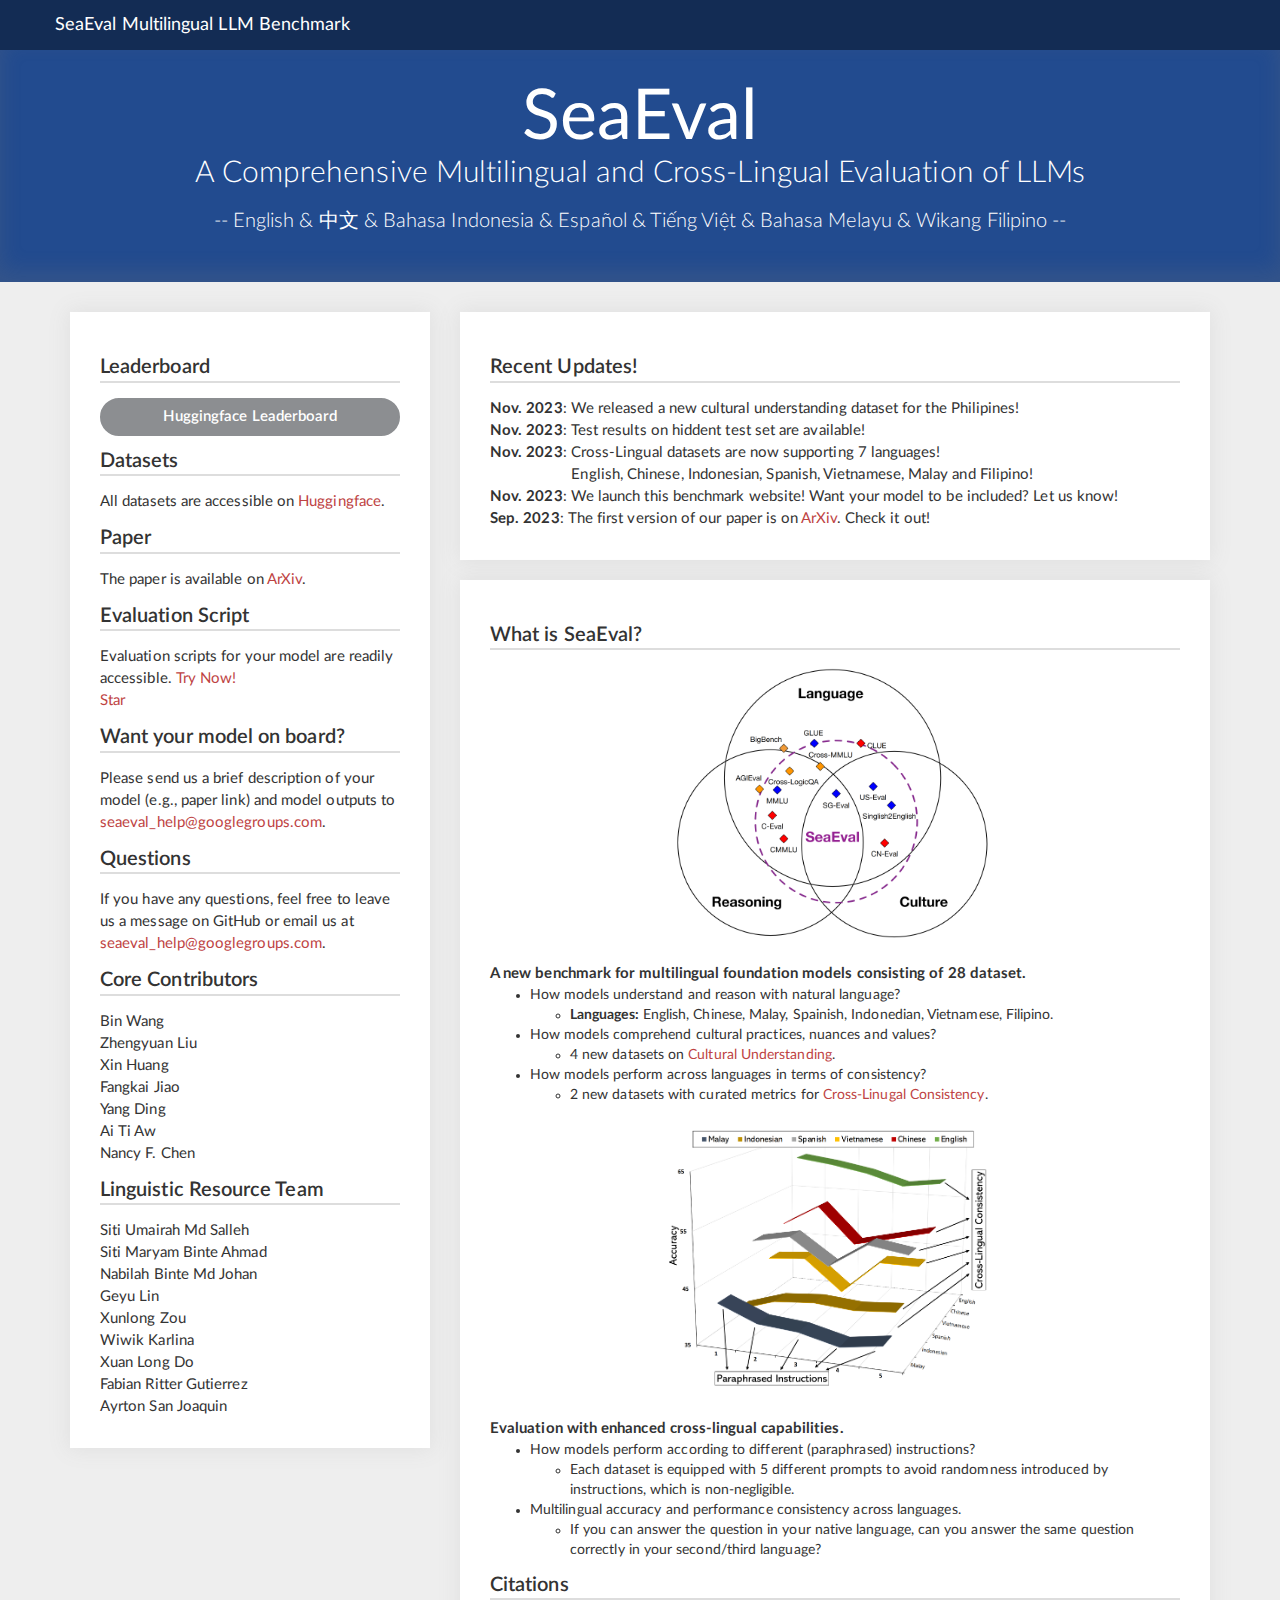
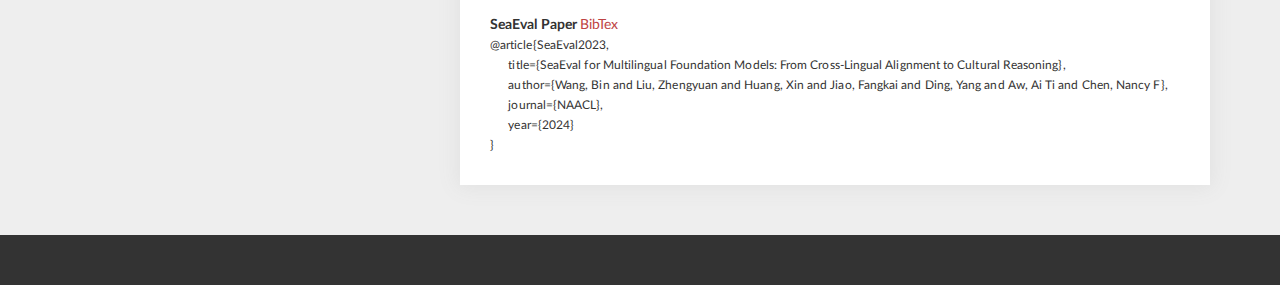
<file: index.html>
<!DOCTYPE html>
<html>

  <head>
    <meta charset="utf-8">
    <title>SeaEval Benchmark</title>
    <meta name="description" content="test">
    <meta http-equiv="X-UA-Compatible" content="IE=edge,chrome=1">
    <meta name="viewport" content="width=device-width, initial-scale=1, maximum-scale=1, user-scalable=no">
    <link rel="shortcut icon" href="favicon.ico" type="image/x-icon">
    <link rel="icon" href="figures/favicon.png" type="image/x-icon">
    <link rel="stylesheet" href="./bower_components/bootstrap/dist/css/bootstrap.min.css">
    <link rel="stylesheet" href="./stylesheets/layout.css">
    <link rel="stylesheet" href="./stylesheets/index.css">
      <!-- Place this tag in your head or just before your close body tag. -->
    <script async defer src="https://buttons.github.io/buttons.js"></script>
    <script>
      window.dataLayer = window.dataLayer || [];
      function gtag(){dataLayer.push(arguments);}

    </script>
  </head>

  <body>
    <div class="navbar navbar-default navbar-fixed-top" id="topNavbar" role="navigation">
      <div class="container clearfix" id="navContainer">
        
        <div class="leftNav">
          <div class="brandDiv">
            <a class="navbar-brand" href="index.html">SeaEval Multilingual LLM Benchmark</a>
          </div>
        </div>

      </div>
    </div>
    <div class="cover" id="topCover">
      <div class="container">
        <div class="row">
          <div class="col-md-12">
            <h1 id="appTitle" style="color:#ffffff;font-size:70px;"><b>SeaEval</b>
            </h1>
            <h2 id="appSubtitle" style="color:#ffffff;font-size:30px;">A Comprehensive Multilingual and Cross-Lingual Evaluation of LLMs<br/>
            </h2>
            <h2 id="appSubtitle" style="color:#ffffff;font-size:20px;"> -- English & 中文 & Bahasa Indonesia & Español & Tiếng Việt & Bahasa Melayu & Wikang Filipino -- <br/>
            </h2>
          </div>
        </div>
      </div>
    </div>
    <div class="cover" id="contentCover">
      <div class="container">
        <div class="row">
          <div class="col-md-4">
            <div class="infoCard">
              <div class="infoBody">


                
                <div class="infoHeadline"><h2>Leaderboard</h2></div>
                <p>
                  <a class="btn actionBtn" href="https://huggingface.co/spaces/SeaEval/SeaEval_Leaderboard">Huggingface Leaderboard</a>
                </p>


                <div class="infoHeadline"><h2>Datasets</h2></div>
                <p>
                  All datasets are accessible on <a href="https://huggingface.co/datasets/SeaEval/SeaEval_datasets">Huggingface</a>.                   

                </p>

                <div class="infoHeadline"><h2>Paper</h2></div>
                <p>
                  The paper is available on <a href="https://arxiv.org/abs/2309.04766">ArXiv</a>.                   

                </p>

                <div class="infoHeadline"><h2>Evaluation Script</h2></div>
                <p>
                  Evaluation scripts for your model are readily accessible. <a href="https://github.com/SeaEval/SeaEval">Try Now!</a>
                  &nbsp;
                  <br>
                  <a class="github-button" href="https://github.com/SeaEval/SeaEval" data-icon="octicon-star" data-show-count="true" >Star</a>

                </p>

                <div class="infoHeadline"><h2>Want your model on board?</h2></div>
                <p>
                  Please send us a brief description of your model (e.g., paper link) and model outputs to <a>seaeval_help@googlegroups.com</a>.

                </p>


                <div class="infoHeadline"><h2>Questions</h2>
                </div>
                <p>
                  If you have any questions, feel free to leave us a message on GitHub or email us at <a>seaeval_help@googlegroups.com</a>.
                </p>



                <div class="infoHeadline"><h2>Core Contributors</h2>
                </div>
                <p>
                  <a href="https://binwang.xyz/" style="color:#343434;">Bin Wang</a> <br>
                  <a href="https://scholar.google.com.sg/citations?user=tqzidGsAAAAJ&hl=en" style="color:#343434;">Zhengyuan Liu</a> <br>
                  <a href="https://scholar.google.com/citations?user=bP80lNUAAAAJ&hl=en" style="color:#343434;">Xin Huang</a> <br>
                  <a href="http://jiaofangkai.com/" style="color:#343434;">Fangkai Jiao</a> <br>
                  <a href="https://www.a-star.edu.sg/i2r/" style="color:#343434;">Yang Ding</a> <br>
                  <a href="https://scholar.google.com/citations?user=kNsaEYMAAAAJ&hl=en" style="color:#343434;">Ai Ti Aw</a> <br>
                  <a href="https://sites.google.com/site/nancyfchen/home" style="color:#343434;">Nancy F. Chen</a> <br>
                </p>

                <div class="infoHeadline"><h2>Linguistic Resource Team</h2>
                </div>
                <p>
                  <a href="https://www.linkedin.com/in/sitiumairahms" style="color:#343434;">Siti Umairah Md Salleh</a> <br>
                  <a href="https://www.linkedin.com/in/siti-mariah-binte-ahmad-4284741bb" style="color:#343434;">Siti Maryam Binte Ahmad</a> <br>
                  <a href="https://www.linkedin.com/in/nabilahjohan/?originalSubdomain=sg" style="color:#343434;">Nabilah Binte Md Johan</a> <br>
                  <a href="https://lingy12.github.io/lgy-web" style="color:#343434;">Geyu Lin</a> <br>
                  <a href="https://www.linkedin.com/in/xunlong-zou-634765117/" style="color:#343434;">Xunlong Zou</a> <br>
                  <a href="https://www.linkedin.com/in/wiwik-karlina-85a38b63/" style="color:#343434;">Wiwik Karlina</a> <br>
                  <a href="https://dxlong2000.github.io/" style="color:#343434;">Xuan Long Do</a> <br>
                  <a href="https://www.linkedin.com/in/fabian-ritter-gutierrez-9ab4317a/" style="color:#343434;">Fabian Ritter Gutierrez</a> <br>
                  <a href="https://ajsanjoaquin.github.io/" style="color:#343434;">Ayrton San Joaquin</a> <br>
                </p>




              </div>
            
            </div> 
          </div>




          <div class="col-md-8">
            <div class="infoCard">
              <div class="infoBody">


                <div class="infoHeadline"><h2>Recent Updates!</h2></div>
                <p>
                  <b>Nov. 2023</b>: We released a new cultural understanding dataset for the Philipines! 
                </p>
                <p>
                  <b>Nov. 2023</b>: Test results on hiddent test set are available! 
                </p>
                <p>
                  <b>Nov. 2023</b>: Cross-Lingual datasets are now supporting 7 languages!
                </p>
                <p>
                  &nbsp;&nbsp;&nbsp;&nbsp;&nbsp;&nbsp;&nbsp;&nbsp;&nbsp;&nbsp;&nbsp;
                  &nbsp;&nbsp;&nbsp;&nbsp;&nbsp;&nbsp;&nbsp;
                   English, Chinese, Indonesian, Spanish, Vietnamese, Malay and Filipino!
                </p>
                <p>
                  <b>Nov. 2023</b>: We launch this benchmark website! Want your model to be included? Let us know!
                </p>
                <p>
                  <b>Sep. 2023</b>: The first version of our paper is on <a href="https://arxiv.org/abs/2309.04766">ArXiv</a>. Check it out!
                </p>

              </div>
            </div>
          </div>




          <div class="col-md-8">
            <div class="infoCard">
              <div class="infoBody">

                <div class="infoHeadline"><h2>What is SeaEval?</h2></div>

                <p style="text-align:center;">
                   <img src="figures/seaeval_overall.png" class="center" alt="Trulli" style="width:50%">
                </p>

                <p>
                  <br>
                  <strong>A new benchmark for multilingual foundation models consisting of 28 dataset.</strong>
                  <ul>
                    <li>How models understand and reason with natural language?</li>
                      <ul>
                        <li><strong>Languages:</strong> English, Chinese, Malay, Spainish, Indonedian, Vietnamese, Filipino.</li>
                      </ul>
                    <li>How models comprehend cultural practices, nuances and values?</li>
                      <ul>
                        <li> 4 new datasets on <a href="https://huggingface.co/datasets/SeaEval/SeaEval_datasets">Cultural Understanding</a>.</li>
                      </ul>
                    <li>How models perform across languages in terms of consistency?</li>
                      <ul>
                        <li>2 new datasets with curated metrics for <a href="https://huggingface.co/datasets/SeaEval/SeaEval_datasets">Cross-Linugal Consistency</a>.</li>
                      </ul>
                  </ul>
                  <br>
                </p>



                <p style="text-align:center;">
                  <img src="figures/consistency.png" class="center" alt="Trulli" style="width:50%">
                </p>

                <p>
                  <br>
                  <strong> Evaluation with enhanced cross-lingual capabilities. </strong>
                  <ul>
                    <li>How models perform according to different (paraphrased) instructions?</li>
                      <ul>
                        <li>Each dataset is equipped with 5 different prompts to avoid randomness introduced by instructions, which is non-negligible.</li>
                      </ul>
                    <li>Multilingual accuracy and performance consistency across languages.</li>
                      <ul>
                        <li>If you can answer the question in your native language, can you answer the same question correctly in your second/third language?</li>
                      </ul>
                  </ul>
                </p>


               <div class="infoHeadline"><h2>Citations</h2></div>
              
               <!-- Paper 1 -->
               <strong>SeaEval Paper <a href="BibTex.txt">BibTex</a> </strong>
               <br>
               <small>
                @article{SeaEval2023,
                  <br>
                  &nbsp;&nbsp;&nbsp;&nbsp;&nbsp;
                  title={SeaEval for Multilingual Foundation Models: From Cross-Lingual Alignment to Cultural Reasoning},
                  <br>
                  &nbsp;&nbsp;&nbsp;&nbsp;&nbsp;
                  author={Wang, Bin and Liu, Zhengyuan and Huang, Xin and Jiao, Fangkai and Ding, Yang and Aw, Ai Ti and Chen, Nancy F},
                  <br>
                  &nbsp;&nbsp;&nbsp;&nbsp;&nbsp;
                  journal={NAACL},
                  <br>
                  &nbsp;&nbsp;&nbsp;&nbsp;&nbsp;
                  year={2024}
                  <br>
                }
              </small>
              <br>


              </div>
            </div>
          </div>






        </div>
      </div>
    </div>
    <nav class="navbar navbar-default navbar-static-bottom footer">
      <div class="container clearfix">
        <div class="rightNav">
          <div>
            <ul class="nav navbar-nav navbar-right">
            </ul>
          </div>
        </div>
      </div>
    </nav>
    <script src="bower_components/jquery/dist/jquery.min.js"></script>
    <script src="bower_components/bootstrap/dist/js/bootstrap.min.js"></script>
  </body>

</html>
</file>
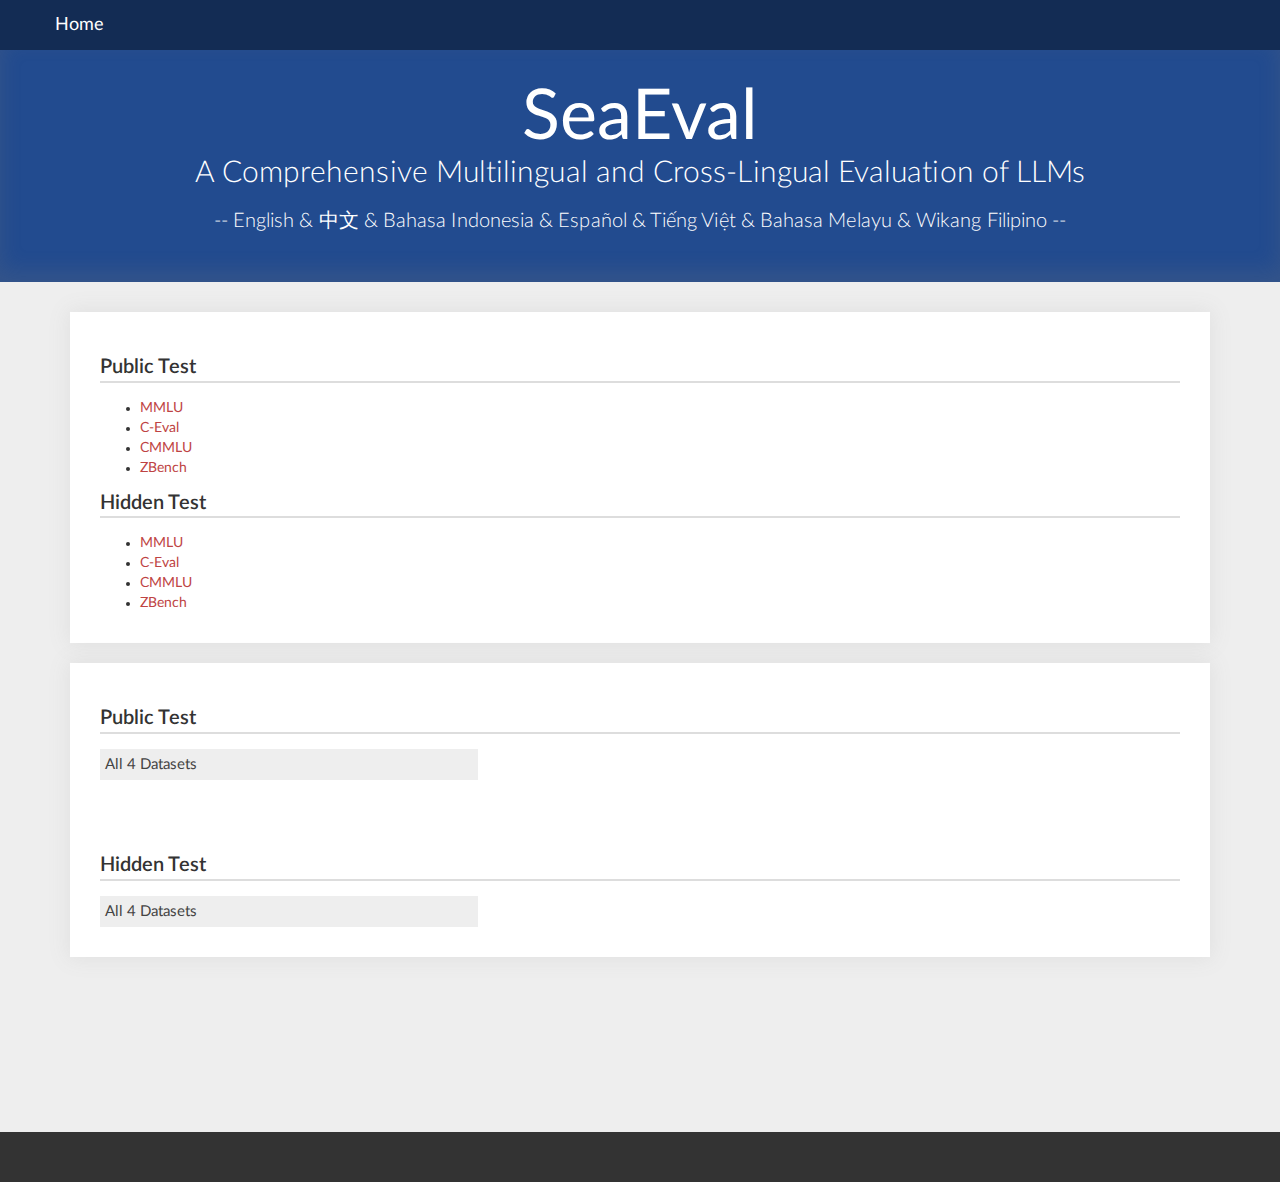
<file: complex_reasoning.html>
<!DOCTYPE html>
<html>

  <head>
    <meta charset="utf-8">
    <title>SeaEval Benchmark</title>
    <meta name="description" content="test">
    <meta http-equiv="X-UA-Compatible" content="IE=edge,chrome=1">
    <meta name="viewport" content="width=device-width, initial-scale=1, maximum-scale=1, user-scalable=no">
    <link rel="shortcut icon" href="favicon.ico" type="image/x-icon">
    <link rel="icon" href="figures/favicon.png" type="image/x-icon">
    <link rel="stylesheet" href="./bower_components/bootstrap/dist/css/bootstrap.min.css">
    <link rel="stylesheet" href="./stylesheets/layout.css">
    <link rel="stylesheet" href="./stylesheets/index.css">
      <!-- Place this tag in your head or just before your close body tag. -->
    <script async defer src="https://buttons.github.io/buttons.js"></script>
    <script>
      window.dataLayer = window.dataLayer || [];
      function gtag(){dataLayer.push(arguments);}

    </script>
  </head>

  <body>
    <div class="navbar navbar-default navbar-fixed-top" id="topNavbar" role="navigation">
      <div class="container clearfix" id="navContainer">
        
        <div class="leftNav">
          <div class="brandDiv">
            <a class="navbar-brand" href="index.html">Home</a>
          </div>
        </div>

      </div>
    </div>
    <div class="cover" id="topCover">
      <div class="container">
        <div class="row">
          <div class="col-md-12">
            <h1 id="appTitle" style="color:#ffffff;font-size:70px;"><b>SeaEval</b>
            </h1>
            <h2 id="appSubtitle" style="color:#ffffff;font-size:30px;">A Comprehensive Multilingual and Cross-Lingual Evaluation of LLMs<br/>
            </h2>
            <h2 id="appSubtitle" style="color:#ffffff;font-size:20px;"> -- English & 中文 & Bahasa Indonesia & Español & Tiếng Việt & Bahasa Melayu & Wikang Filipino -- <br/>
            </h2>
          </div>
        </div>
      </div>
    </div>
    <div class="cover" id="contentCover">
      <div class="container">
        <div class="row">

          


          <div class="col-md-12">
            <div class="infoCard">
              <div class="infoBody">



                <div class="infoHeadline"><h2>Public Test</h2></div>
                  <ul>
                    <li><a href="#mmlu"> MMLU </a> </li>
                    <li><a href="#mmlu"> C-Eval </a> </li>
                    <li><a href="#mmlu"> CMMLU </a> </li>
                    <li><a href="#mmlu"> ZBench </a> </li>
                  </ul>


              <div class="infoHeadline"><h2>Hidden Test</h2></div>
                  <ul>
                    <li><a href="#mmlu-hidden"> MMLU </a> </li>
                    <li><a href="#mmlu-hidden"> C-Eval </a> </li>
                    <li><a href="#mmlu-hidden"> CMMLU </a> </li>
                    <li><a href="#mmlu-hidden"> ZBench </a> </li>
                  </ul>
                  

              </div>
            </div>
          </div>


          <div class="col-md-12" >
          <div class="infoCard" >



          <!-- Cross-MMLU - Public Test - Overall -->
              <div class="infoBody" id="mmlu" >
                <div class="infoHeadline"><h2>Public Test </h2></div>

                <button type="button" class="collapsible">All 4 Datasets</button>
                <div class="content" display="none" hidden >
                  <table class="table performanceTable" >
                  
                    <tr>
                      <th>Release Date</th>
                      <th>Model</th>
                      <th>MMLU</th>
                      <th>C-Eval</th>
                      <th>CMMLU</th>
                      <th>ZBench</th>
                    </tr>
  
                    <tr>
                      <th>-</th>
                      <th>-</th>
                      <th colspan="4">Accuracy</th> 
                    </tr>

                    
                    <tr>
                      <th>11/2023</th>
                      <th>chatgpt (gpt-3.5-turbo-1106)</th>
                      <th> 58.0 </th>
                      <th> 47.0 </th>
                      <th> 55.0 </th>
                      <th> 50.0 </th>
                    </tr>

                    <tr>
                      <th>10/2023</th>
                      <th>chatglm3-6b</th>
                      <th> 43.0 </th>
                      <th> 55.0 </th>
                      <th> 48.0 </th>
                      <th> 50.0 </th>
                    </tr>
  
  
                        
                    <tr>
                      <th>09/2023</th>
                      <th>colossal-llama-2-7b-base</th>
                      <th> 36.0 </th>
                      <th> 46.0 </th>
                      <th> 42.0 </th>
                      <th> 30.0 </th>
                    </tr>
  
                    
                        
                    <tr>
                      <th>09/2023</th>
                      <th>baichuan-2-7b</th>
                      <th> 45.0 </th>
                      <th> 44.0 </th>
                      <th> 33.0 </th>
                      <th> 30.0 </th>
                    </tr>
  
                        
                    <tr>
                      <th>09/2023</th>
                      <th>baichuan-2-7b-chat</th>
                      <th> 48.0 </th>
                      <th> 55.0 </th>
                      <th> 52.0 </th>
                      <th> 40.0 </th>
                    </tr>
  
                        
                    <tr>
                      <th>09/2023</th>
                      <th>baichuan-2-13b</th>
                      <th> 44.0 </th>
                      <th> 41.0 </th>
                      <th> 46.0 </th>
                      <th> 30.0 </th>
                    </tr>
  
                        
                    <tr>
                      <th>09/2023</th>
                      <th>baichuan-2-13b-chat</th>
                      <th> 47.0 </th>
                      <th> 61.0 </th>
                      <th> 54.0 </th>
                      <th> 40.0 </th>
                    </tr>
  
                    <tr>
                      <th>07/2023</th>
                      <th>vicuna-7b-v1.5</th>
                      <th> 42.0 </th>
                      <th> 36.0 </th>
                      <th> 31.0 </th>
                      <th> 30.0 </th>
                    </tr>
  
                        
                    <tr>
                      <th>07/2023</th>
                      <th>vicuna-13b-v1.5</th>
                      <th> 48.0 </th>
                      <th> 42.0 </th>
                      <th> 36.0 </th>
                      <th> 30.0 </th>
                    </tr>
                   

                    <tr>
                      <th>07/2023</th>
                      <th>llama-2-7b</th>
                      <th> 32.0 </th>
                      <th> 29.0 </th>
                      <th> 26.0 </th>
                      <th> 20.0 </th>
                    </tr>
  
                        
                    <tr>
                      <th>07/2023</th>
                      <th>llama-2-7b-chat</th>
                      <th> 38.0 </th>
                      <th> 30.0 </th>
                      <th> 27.0 </th>
                      <th> 40.0 </th>
                    </tr>
  
                        
                    <tr>
                      <th>07/2023</th>
                      <th>llama-2-13b</th>
                      <th> 45.0 </th>
                      <th> 34.0 </th>
                      <th> 28.0 </th>
                      <th> 40.0 </th>
                    </tr>
  
                        
                    <tr>
                      <th>07/2023</th>
                      <th>llama-2-13b-chat</th>
                      <th> 43.0 </th>
                      <th> 39.0 </th>
                      <th> 29.0 </th>
                      <th> 20.0 </th>
                    </tr>
  
                        
                    <tr>
                      <th>07/2023</th>
                      <th>llama-2-70b</th>
                      <th> 54.0 </th>
                      <th> 48.0 </th>
                      <th> 44.0 </th>
                      <th> 30.0 </th>
                    </tr>
  
                        
                    <tr>
                      <th>07/2023</th>
                      <th>llama-2-70b-chat</th>
                      <th> 48.0 </th>
                      <th> 42.0 </th>
                      <th> 32.0 </th>
                      <th> 20.0 </th>
                    </tr>
                    
                    
  
                    <tr>
                      <th>06/2023</th>
                      <th>chatgpt (gpt-3.5-turbo-0613)</th>
                      <th> 62.0 </th>
                      <th> 45.0 </th>
                      <th> 49.0 </th>
                      <th> 40.0 </th>
                    </tr>

                    <tr>
                      <th>03/2023</th>
                      <th>alpaca-7b</th>
                      <th> 31.0 </th>
                      <th> 30.0 </th>
                      <th> 28.0 </th>
                      <th> 30.0 </th>
                    </tr>

                    <tr>
                      <th>02/2023</th>
                      <th>llama-65b</th>
                      <th> 43.0 </th>
                      <th> 42.0 </th>
                      <th> 29.0 </th>
                      <th> 10.0 </th>
                    </tr>
  
                    <tr>
                      <th>12/2022</th>
                      <th>flan-t5-xl*</th>
                      <th> 44.0 </th>
                      <th> 22.0 </th>
                      <th> 27.0 </th>
                      <th> 30.0 </th>
                    </tr>

                    <tr>
                      <th>10/2022</th>
                      <th>mt0-xxl*</th>
                      <th> 37.0 </th>
                      <th> 42.0 </th>
                      <th> 46.0 </th>
                      <th> 30.0 </th>
                    </tr>



                    <tr>
                      <th>09/2022</th>
                      <th>bloomz-7b1*</th>
                      <th> 37.0 </th>
                      <th> 41.0 </th>
                      <th> 43.0 </th>
                      <th> 40.0 </th>
                    </tr>

                  
                  </table>
  
                  <p>*: The model (might) has been exposed to supervisions.</p>
  
                </div>





              </div>
          <!-- ============================================ -->


                

            
          <!-- Cross-MMLU - Public Test - Overall -->
              <div class="infoBody" id="mmlu-hidden" >
                <div class="infoHeadline"><h2>Hidden Test </h2></div>



                <button type="button" class="collapsible">All 4 Datasets</button>
                <div class="content" display="none" hidden >
                  <table class="table performanceTable" >
                  
                    <tr>
                      <th>Release Date</th>
                      <th>Model</th>
                      <th>MMLU</th>
                      <th>C-Eval</th>
                      <th>CMMLU</th>
                      <th>ZBench</th>
                    </tr>
  
                    <tr>
                      <th>-</th>
                      <th>-</th>
                      <th colspan="4">Accuracy</th> 
                    </tr>



                    <tr>
                      <th>11/2023</th>
                      <th>chatgpt (gpt-3.5-turbo-1106)</th>
                      <th> 64.6 </th>
                      <th> 48.2 </th>
                      <th> 54.2 </th>
                      <th> 21.7 </th>
                    </tr>

                    <tr>
                      <th>10/2023</th>
                      <th>chatglm3-6b</th>
                      <th> 49.6 </th>
                      <th> 51.9 </th>
                      <th> 50.8 </th>
                      <th> 26.1 </th>
                    </tr>
  
  
                        
                    <tr>
                      <th>09/2023</th>
                      <th>colossal-llama-2-7b-base</th>
                      <th> 47.4 </th>
                      <th> 45.3 </th>
                      <th> 43.6 </th>
                      <th> 34.8 </th>
                    </tr>
  
                    
                        
                    <tr>
                      <th>09/2023</th>
                      <th>baichuan-2-7b</th>
                      <th> 46.7 </th>
                      <th> 39.6 </th>
                      <th> 40.8 </th>
                      <th> 30.4 </th>
                    </tr>
  
                        
                    <tr>
                      <th>09/2023</th>
                      <th>baichuan-2-7b-chat</th>
                      <th> 52.6 </th>
                      <th> 50.3 </th>
                      <th> 55.9 </th>
                      <th> 34.8 </th>
                    </tr>
  
                        
                    <tr>
                      <th>09/2023</th>
                      <th>baichuan-2-13b</th>
                      <th> 53.7 </th>
                      <th> 44.8 </th>
                      <th> 56.4 </th>
                      <th> 30.4 </th>
                    </tr>
  
                        
                    <tr>
                      <th>09/2023</th>
                      <th>baichuan-2-13b-chat</th>
                      <th> 58.3 </th>
                      <th> 54.9 </th>
                      <th> 58.6 </th>
                      <th> 34.8 </th>
                    </tr>
  
                    <tr>
                      <th>07/2023</th>
                      <th>vicuna-7b-v1.5</th>
                      <th> 51.4 </th>
                      <th> 37.5 </th>
                      <th> 30.2 </th>
                      <th> 26.1 </th>
                    </tr>
  
                        
                    <tr>
                      <th>07/2023</th>
                      <th>vicuna-13b-v1.5</th>
                      <th> 57.3 </th>
                      <th> 40.1 </th>
                      <th> 39.1 </th>
                      <th> 26.1 </th>
                    </tr>
                   

                    <tr>
                      <th>07/2023</th>
                      <th>llama-2-7b</th>
                      <th> 37.4 </th>
                      <th> 26.9 </th>
                      <th> 31.3 </th>
                      <th> 26.1 </th>
                    </tr>
  
                        
                    <tr>
                      <th>07/2023</th>
                      <th>llama-2-7b-chat</th>
                      <th> 42.7 </th>
                      <th> 33.3 </th>
                      <th> 29.6 </th>
                      <th> 26.1 </th>
                    </tr>
  
                        
                    <tr>
                      <th>07/2023</th>
                      <th>llama-2-13b</th>
                      <th> 49.1 </th>
                      <th> 34.1 </th>
                      <th> 31.3 </th>
                      <th> 34.8 </th>
                    </tr>
  
                        
                    <tr>
                      <th>07/2023</th>
                      <th>llama-2-13b-chat</th>
                      <th> 50.2 </th>
                      <th> 33.6 </th>
                      <th> 37.4 </th>
                      <th> 21.7 </th>
                    </tr>
  
                        
                    <tr>
                      <th>07/2023</th>
                      <th>llama-2-70b</th>
                      <th> 59.6 </th>
                      <th> 47.1 </th>
                      <th> 53.1 </th>
                      <th> 39.1 </th>
                    </tr>
  
                        
                    <tr>
                      <th>07/2023</th>
                      <th>llama-2-70b-chat</th>
                      <th> 57.3 </th>
                      <th> 36.4 </th>
                      <th> 36.3 </th>
                      <th> 26.1 </th>
                    </tr>
                    
                    
  

                    <tr>
                      <th>03/2023</th>
                      <th>alpaca-7b</th>
                      <th> 42.1 </th>
                      <th> 30.2 </th>
                      <th> 26.8 </th>
                      <th> 21.7 </th>
                    </tr>

                    <tr>
                      <th>02/2023</th>
                      <th>llama-65b</th>
                      <th> 51.7 </th>
                      <th> 34.3 </th>
                      <th> 34.6 </th>
                      <th> 34.8 </th>
                    </tr>
  
                    <tr>
                      <th>12/2022</th>
                      <th>flan-t5-xl*</th>
                      <th> 51.7 </th>
                      <th> 25.2 </th>
                      <th> 29.1 </th>
                      <th> 52.2 </th>
                    </tr>

                    <tr>
                      <th>10/2022</th>
                      <th>mt0-xxl*</th>
                      <th> 46.2 </th>
                      <th> 40.5 </th>
                      <th> 38.6 </th>
                      <th> 39.1 </th>
                    </tr>



                    <tr>
                      <th>09/2022</th>
                      <th>bloomz-7b1*</th>
                      <th> 46.1 </th>
                      <th> 42.1 </th>
                      <th> 40.8 </th>
                      <th> 26.1 </th>
                    </tr>

                  
                  </table>
  
                  <p>*: The model (might) has been exposed to supervisions.</p>
  
                </div>





              </div>
          <!-- ============================================ -->


                










      </div>

        </div>
        <!-- ============================================ -->


        </div>
      </div>
    </div>

    <nav class="navbar navbar-default navbar-static-bottom footer">
      <div class="container clearfix">
        <div class="rightNav">
          <div>
            <ul class="nav navbar-nav navbar-right">
            </ul>
          </div>
        </div>
      </div>
    </nav>
    <script src="bower_components/jquery/dist/jquery.min.js"></script>
    <script src="bower_components/bootstrap/dist/js/bootstrap.min.js"></script>
  </body>




  <script>
    var coll = document.getElementsByClassName("collapsible");
    var i;
    
    for (i = 0; i < coll.length; i++) {
      coll[i].addEventListener("click", function() {
        this.classList.toggle("active");
        var content = this.nextElementSibling;
        if (content.style.display === "block") {
          content.style.display = "none";
        } else {
          content.style.display = "block";
        }
      });
    }
  </script>

</html>
</file>
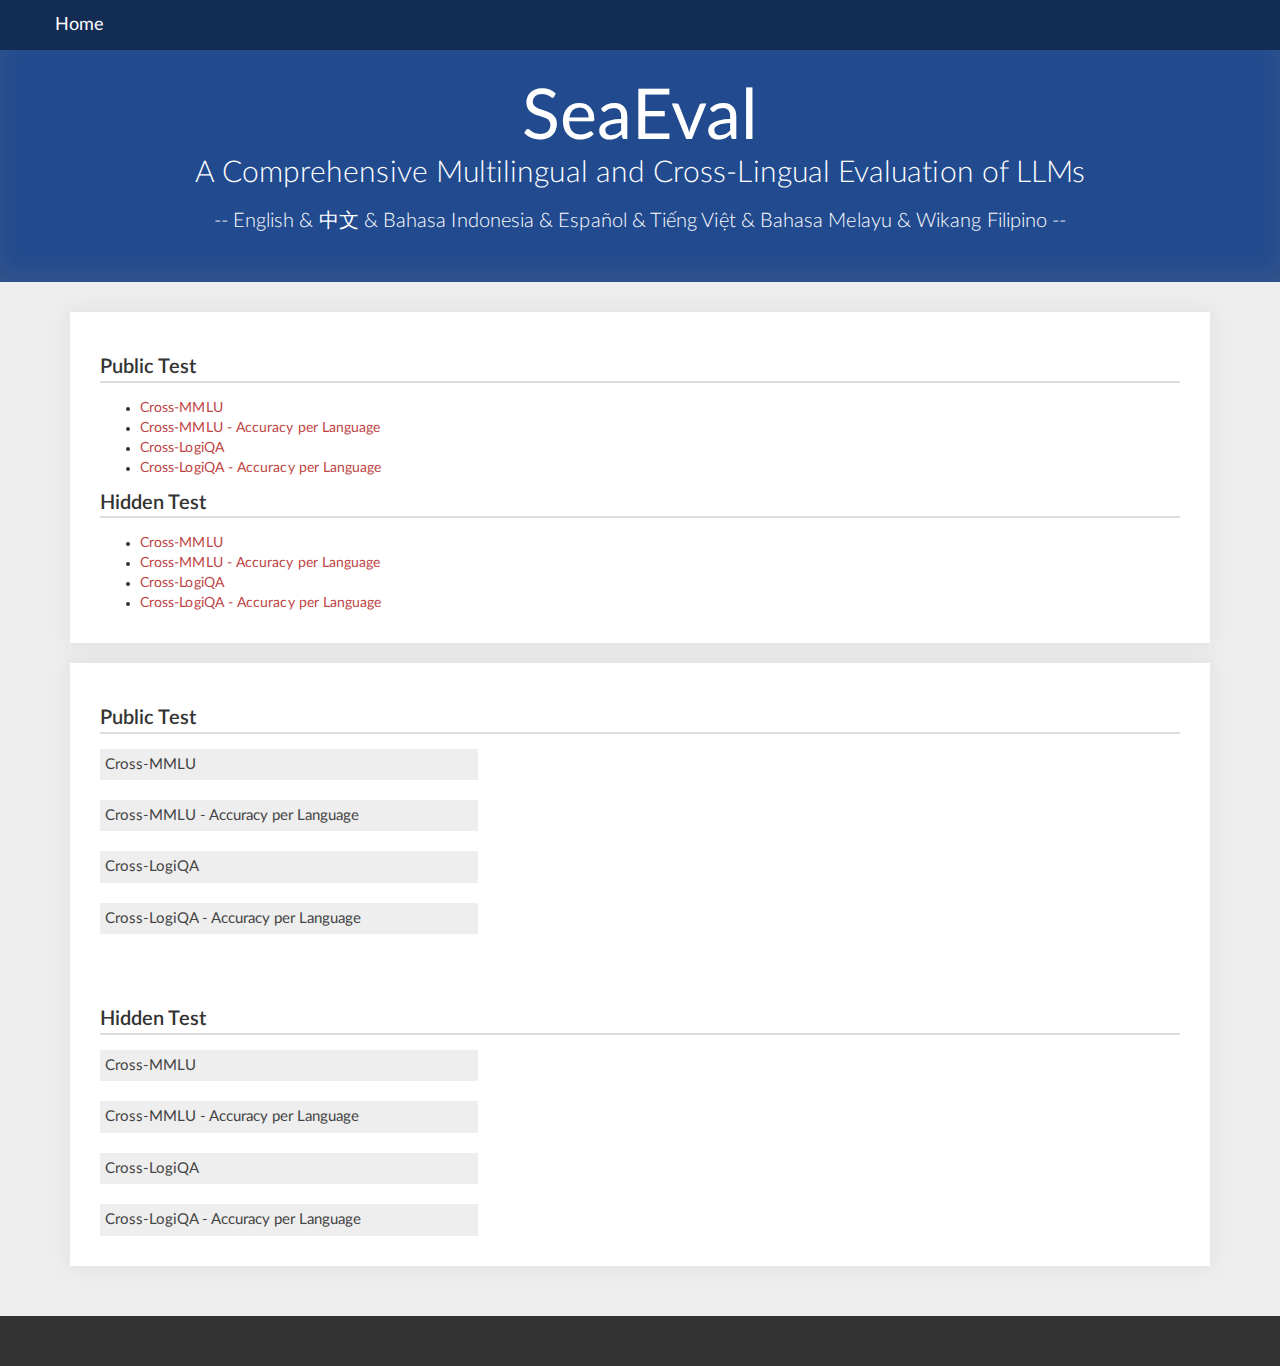
<file: cross_lingual_consistency.html>
<!DOCTYPE html>
<html>

  <head>
    <meta charset="utf-8">
    <title>SeaEval Benchmark</title>
    <meta name="description" content="test">
    <meta http-equiv="X-UA-Compatible" content="IE=edge,chrome=1">
    <meta name="viewport" content="width=device-width, initial-scale=1, maximum-scale=1, user-scalable=no">
    <link rel="shortcut icon" href="favicon.ico" type="image/x-icon">
    <link rel="icon" href="figures/favicon.png" type="image/x-icon">
    <link rel="stylesheet" href="./bower_components/bootstrap/dist/css/bootstrap.min.css">
    <link rel="stylesheet" href="./stylesheets/layout.css">
    <link rel="stylesheet" href="./stylesheets/index.css">
      <!-- Place this tag in your head or just before your close body tag. -->
    <script async defer src="https://buttons.github.io/buttons.js"></script>
    <script>
      window.dataLayer = window.dataLayer || [];
      function gtag(){dataLayer.push(arguments);}

    </script>
  </head>

  <body>
    <div class="navbar navbar-default navbar-fixed-top" id="topNavbar" role="navigation">
      <div class="container clearfix" id="navContainer">
        
        <div class="leftNav">
          <div class="brandDiv">
            <a class="navbar-brand" href="index.html">Home</a>
          </div>
        </div>

      </div>
    </div>
    <div class="cover" id="topCover">
      <div class="container">
        <div class="row">
          <div class="col-md-12">
            <h1 id="appTitle" style="color:#ffffff;font-size:70px;"><b>SeaEval</b>
            </h1>
            <h2 id="appSubtitle" style="color:#ffffff;font-size:30px;">A Comprehensive Multilingual and Cross-Lingual Evaluation of LLMs<br/>
            </h2>
            <h2 id="appSubtitle" style="color:#ffffff;font-size:20px;"> -- English & 中文 & Bahasa Indonesia & Español & Tiếng Việt & Bahasa Melayu & Wikang Filipino -- <br/>
            </h2>
          </div>
        </div>
      </div>
    </div>
    <div class="cover" id="contentCover">
      <div class="container">
        <div class="row">

          


          <div class="col-md-12">
            <div class="infoCard">
              <div class="infoBody">



                <div class="infoHeadline"><h2>Public Test</h2></div>
                  <ul>
                    <li><a href="#cross-mmlu-public-test-overall">Cross-MMLU</a> </li>
                    <li><a href="#cross-mmlu-public-test-language">Cross-MMLU - Accuracy per Language </a></li>
                    <li><a href="#cross-logiqa-public-test">Cross-LogiQA </a></li>
                    <li><a href="#cross-logiqa-public-test-language">Cross-LogiQA - Accuracy per Language </a></li>
                  </ul>


              <div class="infoHeadline"><h2>Hidden Test</h2></div>
                  <ul>
                    <li><a href="#cross-mmlu-hidden-test-overall">Cross-MMLU </a></li>
                    <li><a href="#cross-mmlu-hidden-test-language-accuracy">Cross-MMLU - Accuracy per Language </a></li>
                    <li><a href="#cross-logiqa-hidden-test-overall">Cross-LogiQA </a></li>
                    <li><a href="#cross-logiqa-hidden-test-language-accuracy">Cross-LogiQA - Accuracy per Language </a></li>
                  </ul>
                  

              </div>
            </div>
          </div>


          <div class="col-md-12" >
          <div class="infoCard" >

          <!-- Cross-MMLU - Public Test - Overall -->
              <div class="infoBody" id="cross-mmlu-public-test-overall" >
                <div class="infoHeadline"><h2>Public Test </h2></div>









                <button type="button" class="collapsible">Cross-MMLU</button>
                <div class="content" display="none" style="height: 600px; overflow: auto" hidden >
                  <table class="table performanceTable" >
                  
                    <tr>
                      <th>Release Date</th>
                      <th>Model</th>
                      <th>Model Size</th>
                      <th colspan="3">Cross-MMLU</th> 
                    </tr>
  
                    <tr>
                      <th>-</th>
                      <th>-</th>
                      <th>-</th>
                      <th>Accuracy</th>
                      <th>Consistency</th>
                      <th>AC3</th>
                    </tr>

                    
                    <tr>
                      <th>11/2023</th>
                      <th>chatgpt (gpt-3.5-turbo-1106)</th>
                      <th> Unknown </th>
                      <th> 68.5 &#129351; </th>
                      <th> 56.0 &#129352; </th>
                      <th> 61.6 &#129351; </th>
                    </tr>

                    <tr>
                      <th>06/2023</th>
                      <th>chatgpt (gpt-3.5-turbo-0613)</th>
                      <th> Unknown </th>
                      <th>67.1 &#129352; </th>
                      <th>51.7 &#129353; </th>
                      <th>58.4 &#129352; </th>
                    </tr>


                    <tr>
                      <th>10/2022</th>
                      <th>mt0-xxl*</th>
                      <th> 13B </th>
                      <th>51.8</th>
                      <th>57.1 &#129351; </th>
                      <th>54.6 &#129353; </th>
                    </tr>


                    <tr>
                      <th>10/2023</th>
                      <th>chatglm3-6b</th>
                      <th> 6B </th>
                      <th> 36.0 </th>
                      <th> 16.8 </th>
                      <th> 23.4 </th>
                    </tr>
  
  
                        
                    <tr>
                      <th>09/2023</th>
                      <th>colossal-llama-2-7b-base</th>
                      <th> 7B </th>
                      <th>36.7</th>
                      <th>14.1</th>
                      <th>20.6</th>
                    </tr>
  
                    
                        
                    <tr>
                      <th>09/2023</th>
                      <th>baichuan-2-7b</th>
                      <th> 7B </th>
                      <th>41.4</th>
                      <th>25.1</th>
                      <th>31.4</th>
                    </tr>
  
                        
                    <tr>
                      <th>09/2023</th>
                      <th>baichuan-2-7b-chat</th>
                      <th> 7B </th>
                      <th>45.7</th>
                      <th>20.1</th>
                      <th>27.9</th>
                    </tr>
  
                        
                    <tr>
                      <th>09/2023</th>
                      <th>baichuan-2-13b</th>
                      <th> 13B </th>
                      <th>49.6</th>
                      <th>27.5</th>
                      <th>35.6</th>
                    </tr>
  
                        
                    <tr>
                      <th>09/2023</th>
                      <th>baichuan-2-13b-chat</th>
                      <th> 13B </th>
                      <th>53.6 &#129353;</th>
                      <th>25.5</th>
                      <th>34.3</th>
                    </tr>
  
                    <tr>
                      <th>07/2023</th>
                      <th>vicuna-7b-v1.5</th>
                      <th> 7B </th>
                      <th>40.3</th>
                      <th>38.2</th>
                      <th>39.1</th>
                    </tr>
  
                        
                    <tr>
                      <th>07/2023</th>
                      <th>vicuna-13b-v1.5</th>
                      <th> 13B </th>
                      <th>47.8</th>
                      <th>37.8</th>
                      <th>42.3</th>
                    </tr>
                   

                    <tr>
                      <th>07/2023</th>
                      <th>llama-2-7b</th>
                      <th> 7B </th>
                      <th>32.5</th>
                      <th>51.2</th>
                      <th>38.1</th>
                    </tr>
  
                        
                    <tr>
                      <th>07/2023</th>
                      <th>llama-2-7b-chat</th>
                      <th> 7B </th>
                      <th>33.5</th>
                      <th>26.0</th>
                      <th>30.1</th>
                    </tr>
  
                        
                    <tr>
                      <th>07/2023</th>
                      <th>llama-2-13b</th>
                      <th> 13B </th>
                      <th>46.8</th>
                      <th>32.7</th>
                      <th>38.5</th>
                    </tr>
  
                        
                    <tr>
                      <th>07/2023</th>
                      <th>llama-2-13b-chat</th>
                      <th> 13B </th>
                      <th>38.2</th>
                      <th>32.2</th>
                      <th>34.9</th>
                    </tr>
  
                        
                    <tr>
                      <th>07/2023</th>
                      <th>llama-2-70b</th>
                      <th> 70B </th>
                      <th>53.2</th>
                      <th>26.5</th>
                      <th>35.4</th>
                    </tr>
  
                        
                    <tr>
                      <th>07/2023</th>
                      <th>llama-2-70b-chat</th>
                      <th> 70B </th>
                      <th>46.7</th>
                      <th>33.6</th>
                      <th>38.5</th>
                    </tr>
                    
                    


                    <tr>
                      <th>03/2023</th>
                      <th>alpaca-7b</th>
                      <th> 7B </th>
                      <th>26.4</th>
                      <th>28.1</th>
                      <th>27.2</th>
                    </tr>

                    <tr>
                      <th>02/2023</th>
                      <th>llama-65b</th>
                      <th> 65B </th>
                      <th>43.9</th>
                      <th>26.7</th>
                      <th>33.2</th>
                    </tr>
  
                    <tr>
                      <th>12/2022</th>
                      <th>flan-t5-xl*</th>
                      <th>3B</th>
                      <th>36.8</th>
                      <th>33.1</th>
                      <th>34.6</th>
                    </tr>


                    <tr>
                      <th>09/2022</th>
                      <th>bloomz-7b1*</th>
                      <th>7.1B</th>
                      <th>39.6</th>
                      <th>42.1</th>
                      <th>40.6</th>
                    </tr>


   
                    
                  </table>
  
                  <p>*: The model (might) has been exposed to supervisions.</p>
  
                </div>



                <br id="cross-mmlu-public-test-language">
                <br>


                <button type="button" class="collapsible">Cross-MMLU - Accuracy per Language</button>
                <div class="content" display="none" hidden >
                  <table class="table performanceTable" >
                  
                    <tr>
                      <th>Release Date</th>
                      <th>Model</th>
                      <th colspan="7">Cross-MMLU (7 Languages)</th> 
                    </tr>
  
                    <tr>
                      <th>-</th>
                      <th>-</th>
                      <th>English</th>
                      <th>Chinese</th>
                      <th>Indonesian</th>
                      <th>Spanish</th>
                      <th>Vietnamese</th>
                      <th>Malay</th>
                      <th>Filipino</th>
                    </tr>
        
                    <tr>
                      <th>11/2023</th>
                      <th>chatgpt (gpt-3.5-turbo-1106)</th>
                      <th> 72.5 </th>
                      <th> 62.5 </th>
                      <th> 77.5 </th>
                      <th> 67.5 </th>
                      <th> 62.5 </th>
                      <th> 70.0 </th>
                      <th> 67.5 </th>
                    </tr>


                    <tr>
                      <th>10/2023</th>
                      <th>chatglm3-6b</th>
                      <th> 52.5 </th>
                      <th> 40.0 </th>
                      <th> 32.5 </th>
                      <th> 42.5 </th>
                      <th> 32.5 </th>
                      <th> 27.5 </th>
                      <th> 22.5 </th>
                    </tr>
  
  
                        
                    <tr>
                      <th>09/2023</th>
                      <th>colossal-llama-2-7b-base</th>
                      <th> 55.0 </th>
                      <th> 37.5 </th>
                      <th> 30.0 </th>
                      <th> 32.5 </th>
                      <th> 37.5 </th>
                      <th> 30.0 </th>
                      <th> 25.0 </th>
                    </tr>
  
                    
                        
                    <tr>
                      <th>09/2023</th>
                      <th>baichuan-2-7b</th>
                      <th> 55.0 </th>
                      <th> 50.0 </th>
                      <th> 37.5 </th>
                      <th> 47.5 </th>
                      <th> 32.5 </th>
                      <th> 32.5 </th>
                      <th> 25.0 </th>
                    </tr>
  
                        
                    <tr>
                      <th>09/2023</th>
                      <th>baichuan-2-7b-chat</th>
                      <th> 67.5 </th>
                      <th> 62.5 </th>
                      <th> 45.0 </th>
                      <th> 52.5 </th>
                      <th> 35.0 </th>
                      <th> 35.0 </th>
                      <th> 35.0 </th>
                    </tr>
  
                        
                    <tr>
                      <th>09/2023</th>
                      <th>baichuan-2-13b</th>
                      <th> 75.0 </th>
                      <th> 67.5 </th>
                      <th> 47.0 </th>
                      <th> 55.0 </th>
                      <th> 37.5 </th>
                      <th> 35.0 </th>
                      <th> 37.5 </th>
                    </tr>
  
                        
                    <tr>
                      <th>09/2023</th>
                      <th>baichuan-2-13b-chat</th>
                      <th> 77.5 </th>
                      <th> 70.0 </th>
                      <th> 50.0 </th>
                      <th> 67.5 </th>
                      <th> 47.5 </th>
                      <th> 30.0 </th>
                      <th> 35.0 </th>
                    </tr>
  
                    <tr>
                      <th>07/2023</th>
                      <th>vicuna-7b-v1.5</th>
                      <th> 55.0 </th>
                      <th> 32.5 </th>
                      <th> 42.5 </th>
                      <th> 52.5 </th>
                      <th> 42.5 </th>
                      <th> 32.5 </th>
                      <th> 25.0 </th>
                    </tr>
  
                        
                    <tr>
                      <th>07/2023</th>
                      <th>vicuna-13b-v1.5</th>
                      <th> 55.0 </th>
                      <th> 50.0 </th>
                      <th> 47.5 </th>
                      <th> 50.0 </th>
                      <th> 52.5 </th>
                      <th> 40.0 </th>
                      <th> 37.5 </th>
                    </tr>
                   

                    <tr>
                      <th>07/2023</th>
                      <th>llama-2-7b</th>
                      <th> 42.5 </th>
                      <th> 30.0 </th>
                      <th> 30.0 </th>
                      <th> 37.5 </th>
                      <th> 30.0 </th>
                      <th> 32.5 </th>
                      <th> 27.5 </th>
                    </tr>
  
                        
                    <tr>
                      <th>07/2023</th>
                      <th>llama-2-7b-chat</th>
                      <th> 50.0 </th>
                      <th> 30.0 </th>
                      <th> 30.0 </th>
                      <th> 42.5 </th>
                      <th> 30.0 </th>
                      <th> 27.5 </th>
                      <th> 25.0 </th>
                    </tr>
  
                        
                    <tr>
                      <th>07/2023</th>
                      <th>llama-2-13b</th>
                      <th> 52.5 </th>
                      <th> 37.5 </th>
                      <th> 45.0 </th>
                      <th> 50.0 </th>
                      <th> 50.0 </th>
                      <th> 40.0 </th>
                      <th> 42.5 </th>
                    </tr>
  
                        
                    <tr>
                      <th>07/2023</th>
                      <th>llama-2-13b-chat</th>
                      <th> 50.0 </th>
                      <th> 35.0 </th>
                      <th> 35.0 </th>
                      <th> 45.0 </th>
                      <th> 45.0 </th>
                      <th> 32.5 </th>
                      <th> 32.5 </th>
                    </tr>
  
                        
                    <tr>
                      <th>07/2023</th>
                      <th>llama-2-70b</th>
                      <th> 62.5 </th>
                      <th> 55.0 </th>
                      <th> 60.0 </th>
                      <th> 50.0 </th>
                      <th> 57.5 </th>
                      <th> 55.0 </th>
                      <th> 57.5 </th>
                    </tr>
  
                        
                    <tr>
                      <th>07/2023</th>
                      <th>llama-2-70b-chat</th>
                      <th> 62.5 </th>
                      <th> 37.5 </th>
                      <th> 42.5 </th>
                      <th> 65.0 </th>
                      <th> 45.0 </th>
                      <th> 37.5 </th>
                      <th> 40.0 </th>
                    </tr>
                    
                    
  
                    <tr>
                      <th>06/2023</th>
                      <th>chatgpt (gpt-3.5-turbo-0613)</th>
                      <th> 75.0 </th>
                      <th> 67.5 </th>
                      <th> 60.0 </th>
                      <th> 50.0 </th>
                      <th> 75.0 </th>
                      <th> 72.5 </th>
                      <th> 70.0 </th>
                    </tr>

                    <tr>
                      <th>03/2023</th>
                      <th>alpaca-7b</th>
                      <th> 42.5 </th>
                      <th> 30.0 </th>
                      <th> 30.0 </th>
                      <th> 37.5 </th>
                      <th> 30.0 </th>
                      <th> 32.5 </th>
                      <th> 27.5 </th>
                    </tr>

                    <tr>
                      <th>02/2023</th>
                      <th>llama-65b</th>
                      <th> 60.0 </th>
                      <th> 40.0 </th>
                      <th> 37.5 </th>
                      <th> 67.5 </th>
                      <th> 32.5 </th>
                      <th> 35.0 </th>
                      <th> 47.5 </th>
                    </tr>
  
                    <tr>
                      <th>12/2022</th>
                      <th>flan-t5-xl*</th>
                      <th> 65.0 </th>
                      <th> 30.0 </th>
                      <th> 45.0 </th>
                      <th> 40.0 </th>
                      <th> 25.0 </th>
                      <th> 30.0 </th>
                      <th> 20.0 </th>
                    </tr>

                    <tr>
                      <th>10/2022</th>
                      <th>mt0-xxl*</th>
                      <th> 55.0 </th>
                      <th> 45.0 </th>
                      <th> 47.5 </th>
                      <th> 52.5 </th>
                      <th> 55.0 </th>
                      <th> 55.0 </th>
                      <th> 47.5 </th>
                    </tr>



                    <tr>
                      <th>09/2022</th>
                      <th>bloomz-7b1*</th>
                      <th> 45.0 </th>
                      <th> 45.0 </th>
                      <th> 42.5 </th>
                      <th> 50.0 </th>
                      <th> 37.5 </th>
                      <th> 40.0 </th>
                      <th> 17.5 </th>
                    </tr>


   
                    
                  </table>
  
                  <p>*: The model (might) has been exposed to supervisions.</p>
  
                </div>



                <br id="cross-logiqa-public-test">
                <br>

                <button type="button" class="collapsible">Cross-LogiQA</button>
                <div class="content" display="none" hidden >
                  <table class="table performanceTable" >
                  
                    <tr>
                      <th>Release Date</th>
                      <th>Model</th>
                      <th colspan="3">Cross-LogiQA</th> 
                    </tr>
  
                    <tr>
                      <th>-</th>
                      <th>-</th>
                      <th>Accuracy</th>
                      <th>Consistency</th>
                      <th>AC3</th>
                    </tr>
        

                    <tr>
                      <th>11/2023</th>
                      <th>chatgpt (gpt-3.5-turbo-1106)</th>
                      <th> 50.4 </th>
                      <th> 39.6 </th>
                      <th> 44.4 </th>
                    </tr>


                    <tr>
                      <th>10/2023</th>
                      <th>chatglm3-6b</th>
                      <th> 41.4 </th>
                      <th> 25.6 </th>
                      <th> 32.4 </th>
                    </tr>
  
  
                        
                    <tr>
                      <th>09/2023</th>
                      <th>colossal-llama-2-7b-base</th>
                      <th> 36.4 </th>
                      <th> 14.4 </th>
                      <th> 20.7 </th>
                    </tr>
  
                    
                        
                    <tr>
                      <th>09/2023</th>
                      <th>baichuan-2-7b</th>
                      <th> 28.9 </th>
                      <th> 18.9 </th>
                      <th> 22.7 </th>
                    </tr>
  
                        
                    <tr>
                      <th>09/2023</th>
                      <th>baichuan-2-7b-chat</th>
                      <th> 35.0 </th>
                      <th> 17.9 </th>
                      <th> 23.8 </th>
                    </tr>
  
                        
                    <tr>
                      <th>09/2023</th>
                      <th>baichuan-2-13b</th>
                      <th> 41.4 </th>
                      <th> 18.2 </th>
                      <th> 25.1 </th>
                    </tr>
  
                        
                    <tr>
                      <th>09/2023</th>
                      <th>baichuan-2-13b-chat</th>
                      <th> 42.1 </th>
                      <th> 23.2 </th>
                      <th> 29.4 </th>
                    </tr>
  
                    <tr>
                      <th>07/2023</th>
                      <th>vicuna-7b-v1.5</th>
                      <th> 40.4 </th>
                      <th> 37.2 </th>
                      <th> 38.7 </th>
                    </tr>
  
                        
                    <tr>
                      <th>07/2023</th>
                      <th>vicuna-13b-v1.5</th>
                      <th> 45.4 </th>
                      <th> 32.7 </th>
                      <th> 38.0 </th>
                    </tr>
                   

                    <tr>
                      <th>07/2023</th>
                      <th>llama-2-7b</th>
                      <th> 30.4 </th>
                      <th> 24.6 </th>
                      <th> 28.1 </th>
                    </tr>
  
                        
                    <tr>
                      <th>07/2023</th>
                      <th>llama-2-7b-chat</th>
                      <th> 37.8 </th>
                      <th> 39.1 </th>
                      <th> 37.9 </th>
                    </tr>
  
                        
                    <tr>
                      <th>07/2023</th>
                      <th>llama-2-13b</th>
                      <th> 34.3 </th>
                      <th> 30.5 </th>
                      <th> 33.4 </th>
                    </tr>
  
                        
                    <tr>
                      <th>07/2023</th>
                      <th>llama-2-13b-chat</th>
                      <th> 36.4 </th>
                      <th> 36.4 </th>
                      <th> 36.2 </th>
                    </tr>
  
                        
                    <tr>
                      <th>07/2023</th>
                      <th>llama-2-70b</th>
                      <th> 47.8 </th>
                      <th> 45.6 </th>
                      <th> 46.8 </th>
                    </tr>
  
                        
                    <tr>
                      <th>07/2023</th>
                      <th>llama-2-70b-chat</th>
                      <th> 43.2 </th>
                      <th> 33.1 </th>
                      <th> 37.3 </th>
                    </tr>
                    
                    
  
                    <tr>
                      <th>06/2023</th>
                      <th>chatgpt (gpt-3.5-turbo-0613)</th>
                      <th> 44.3 </th>
                      <th> 29.7 </th>
                      <th> 35.6 </th>
                    </tr>

                    <tr>
                      <th>03/2023</th>
                      <th>alpaca-7b</th>
                      <th> 28.9 </th>
                      <th> 21.6 </th>
                      <th> 25.0 </th>
                    </tr>

                    <tr>
                      <th>02/2023</th>
                      <th>llama-65b</th>
                      <th> 42.8 </th>
                      <th> 29.4 </th>
                      <th> 35.6 </th>
                    </tr>
  
                    <tr>
                      <th>12/2022</th>
                      <th>flan-t5-xl*</th>
                      <th> 30.0 </th>
                      <th> 18.6 </th>
                      <th> 23.2 </th>
                    </tr>

                    <tr>
                      <th>10/2022</th>
                      <th>mt0-xxl*</th>
                      <th> 43.2 </th>
                      <th> 60.3 </th>
                      <th> 50.6 </th>
                    </tr>



                    <tr>
                      <th>09/2022</th>
                      <th>bloomz-7b1*</th>
                      <th> 39.3 </th>
                      <th> 35.0 </th>
                      <th> 37.0 </th>
                    </tr>


   
                    
                  </table>
  
                  <p>*: The model (might) has been exposed to supervisions.</p>
  
                </div>



                <br id="cross-logiqa-public-test-language">
                <br>



                <button type="button" class="collapsible">Cross-LogiQA - Accuracy per Language</button>
                <div class="content" display="none" hidden >
                  <table class="table performanceTable" >
                  
                    <tr>
                      <th>Release Date</th>
                      <th>Model</th>
                      <th colspan="7">Cross-LogiQA (7 Languages)</th> 
                    </tr>
  
                    <tr>
                      <th>-</th>
                      <th>-</th>
                      <th>English</th>
                      <th>Chinese</th>
                      <th>Indonesian</th>
                      <th>Spanish</th>
                      <th>Vietnamese</th>
                      <th>Malay</th>
                      <th>Filipino</th>
                    </tr>
        
                    <tr>
                      <th>11/2023</th>
                      <th>chatgpt (gpt-3.5-turbo-1106)</th>
                      <th> 57.5 </th>
                      <th> 55.0 </th>
                      <th> 52.5 </th>
                      <th> 37.5 </th>
                      <th> 52.5 </th>
                      <th> 50.0 </th>
                      <th> 47.5 </th>
                    </tr>





                    <tr>
                      <th>10/2023</th>
                      <th>chatglm3-6b</th>
                      <th> 50.0 </th>
                      <th> 57.5 </th>
                      <th> 40.0 </th>
                      <th> 47.5 </th>
                      <th> 27.5 </th>
                      <th> 35.0 </th>
                      <th> 30.0 </th>
                    </tr>
  
  
                        
                    <tr>
                      <th>09/2023</th>
                      <th>colossal-llama-2-7b-base</th>
                      <th> 52.5 </th>
                      <th> 40.0 </th>
                      <th> 35.0 </th>
                      <th> 37.5 </th>
                      <th> 30.0 </th>
                      <th> 37.5 </th>
                      <th> 25.0 </th>
                    </tr>
  
                    
                        
                    <tr>
                      <th>09/2023</th>
                      <th>baichuan-2-7b</th>
                      <th> 35.0 </th>
                      <th> 37.5 </th>
                      <th> 30.0 </th>
                      <th> 32.5 </th>
                      <th> 20.0 </th>
                      <th> 32.5 </th>
                      <th> 22.5 </th>
                    </tr>
  
                        
                    <tr>
                      <th>09/2023</th>
                      <th>baichuan-2-7b-chat</th>
                      <th> 47.5 </th>
                      <th> 50.0 </th>
                      <th> 20.0 </th>
                      <th> 37.5 </th>
                      <th> 32.5 </th>
                      <th> 35.0 </th>
                      <th> 25.0 </th>
                    </tr>
  
                        
                    <tr>
                      <th>09/2023</th>
                      <th>baichuan-2-13b</th>
                      <th> 40.0 </th>
                      <th> 35.0 </th>
                      <th> 37.5 </th>
                      <th> 35.0 </th>
                      <th> 40.0 </th>
                      <th> 32.5 </th>
                      <th> 27.5 </th>
                    </tr>
  
                        
                    <tr>
                      <th>09/2023</th>
                      <th>baichuan-2-13b-chat</th>
                      <th> 47.5 </th>
                      <th> 40.0 </th>
                      <th> 30.0 </th>
                      <th> 42.5 </th>
                      <th> 27.5 </th>
                      <th> 35.0 </th>
                      <th> 30.0 </th>
                    </tr>
  
                    <tr>
                      <th>07/2023</th>
                      <th>vicuna-7b-v1.5</th>
                      <th> 52.5 </th>
                      <th> 37.5 </th>
                      <th> 40.0 </th>
                      <th> 43.75 </th>
                      <th> 32.5 </th>
                      <th> 40.0 </th>
                      <th> 35.0 </th>
                    </tr>
  
                        
                    <tr>
                      <th>07/2023</th>
                      <th>vicuna-13b-v1.5</th>
                      <th> 55.0 </th>
                      <th> 45.0 </th>
                      <th> 45.0 </th>
                      <th> 55.0 </th>
                      <th> 45.0 </th>
                      <th> 42.5 </th>
                      <th> 27.5 </th>
                    </tr>
                   

                    <tr>
                      <th>07/2023</th>
                      <th>llama-2-7b</th>
                      <th> 37.5 </th>
                      <th> 27.5 </th>
                      <th> 35.0 </th>
                      <th> 35.0 </th>
                      <th> 27.5 </th>
                      <th> 30.0 </th>
                      <th> 30.0 </th>
                    </tr>
  
                        
                    <tr>
                      <th>07/2023</th>
                      <th>llama-2-7b-chat</th>
                      <th> 40.0 </th>
                      <th> 37.5 </th>
                      <th> 40.0 </th>
                      <th> 35.0 </th>
                      <th> 35.0 </th>
                      <th> 40.0 </th>
                      <th> 32.5 </th>
                    </tr>
  
                        
                    <tr>
                      <th>07/2023</th>
                      <th>llama-2-13b</th>
                      <th> 40.0 </th>
                      <th> 35.0 </th>
                      <th> 37.5 </th>
                      <th> 35.0 </th>
                      <th> 40.0 </th>
                      <th> 32.5 </th>
                      <th> 27.5 </th>
                    </tr>
  
                        
                    <tr>
                      <th>07/2023</th>
                      <th>llama-2-13b-chat</th>
                      <th> 47.5 </th>
                      <th> 40.0 </th>
                      <th> 30.0 </th>
                      <th> 42.5 </th>
                      <th> 27.5 </th>
                      <th> 35.0 </th>
                      <th> 30.0 </th>
                    </tr>
  
                        
                    <tr>
                      <th>07/2023</th>
                      <th>llama-2-70b</th>
                      <th> 55.0 </th>
                      <th> 47.5 </th>
                      <th> 50.0 </th>
                      <th> 47.5 </th>
                      <th> 52.5 </th>
                      <th> 37.5 </th>
                      <th> 45.0 </th>
                    </tr>
  
                        
                    <tr>
                      <th>07/2023</th>
                      <th>llama-2-70b-chat</th>
                      <th> 55.0 </th>
                      <th> 47.5 </th>
                      <th> 45.0 </th>
                      <th> 42.5 </th>
                      <th> 35.0 </th>
                      <th> 40.0 </th>
                      <th> 37.5 </th>
                    </tr>
                    
                    
  
                    <tr>
                      <th>06/2023</th>
                      <th>chatgpt (gpt-3.5-turbo-0613)</th>
                      <th> 50.0 </th>
                      <th> 42.5 </th>
                      <th> 42.5 </th>
                      <th> 45.0 </th>
                      <th> 50.0 </th>
                      <th> 45.0 </th>
                      <th> 35.0 </th>
                    </tr>

                    <tr>
                      <th>03/2023</th>
                      <th>alpaca-7b</th>
                      <th> 45.0 </th>
                      <th> 30.0 </th>
                      <th> 22.5 </th>
                      <th> 30.0 </th>
                      <th> 22.5 </th>
                      <th> 35.0 </th>
                      <th> 25.0 </th>
                    </tr>

                    <tr>
                      <th>02/2023</th>
                      <th>llama-65b</th>
                      <th> 52.5 </th>
                      <th> 45.0 </th>
                      <th> 37.5 </th>
                      <th> 50.0 </th>
                      <th> 37.5 </th>
                      <th> 32.5 </th>
                      <th> 42.5 </th>
                    </tr>
  
                    <tr>
                      <th>12/2022</th>
                      <th>flan-t5-xl*</th>
                      <th> 40.0 </th>
                      <th> 12.5 </th>
                      <th> 32.5 </th>
                      <th> 47.5 </th>
                      <th> 20.0 </th>
                      <th> 25.0 </th>
                      <th> 32.5 </th>
                    </tr>

                    <tr>
                      <th>10/2022</th>
                      <th>mt0-xxl*</th>
                      <th> 50.0 </th>
                      <th> 40.0 </th>
                      <th> 35.0 </th>
                      <th> 37.5 </th>
                      <th> 30.0 </th>
                      <th> 37.5 </th>
                      <th> 25.0 </th>
                    </tr>



                    <tr>
                      <th>09/2022</th>
                      <th>bloomz-7b1*</th>
                      <th> 45.0 </th>
                      <th> 45.0 </th>
                      <th> 40.0 </th>
                      <th> 42.5 </th>
                      <th> 37.5 </th>
                      <th> 30.0 </th>
                      <th> 30.0 </th>
                    </tr>

                    
                  </table>
  
                  <p>*: The model (might) has been exposed to supervisions.</p>
  
                </div>

              </div>
          <!-- ============================================ -->


                


          <!-- ========================================================================================================================================================= -->
          <!-- Cross-MMLU - Hidden Test - Overall -->
          <div class="infoBody" id="cross-mmlu-hidden-test-overall" >
            <div class="infoHeadline"><h2>Hidden Test </h2></div>









            <button type="button" class="collapsible">Cross-MMLU</button>
            <div class="content" display="none" hidden >
              <table class="table performanceTable" >
              
                <tr>
                  <th>Release Date</th>
                  <th>Model</th>
                  <th colspan="3">Cross-MMLU</th> 
                </tr>

                <tr>
                  <th>-</th>
                  <th>-</th>
                  <th>Accuracy</th>
                  <th>Consistency</th>
                  <th>AC3</th>
                </tr>

     
                <tr>
                  <th>11/2023</th>
                  <th> GPT-4 </th>
                  <th> 75.7 </th>
                  <th> 75.9 </th>
                  <th> 75.8 </th>
                </tr>

                <tr>
                  <th>11/2023</th>
                  <th>chatgpt (gpt-3.5-turbo-1106)</th>
                  <th> 62.5 </th>
                  <th> 51.7 </th>
                  <th> 56.6 </th>
                </tr>


                <tr>
                  <th>10/2023</th>
                  <th>chatglm3-6b</th>
                  <th> 42.5 </th>
                  <th> 27.1 </th>
                  <th> 33.1 </th>
                </tr>


                    
                <tr>
                  <th>09/2023</th>
                  <th>colossal-llama-2-7b-base</th>
                  <th>37.0</th>
                  <th>12.1</th>
                  <th>18.4</th>
                </tr>

                
                    
                <tr>
                  <th>09/2023</th>
                  <th>baichuan-2-7b</th>
                  <th>43.6</th>
                  <th>23.2</th>
                  <th>30.2</th>
                </tr>

                    
                <tr>
                  <th>09/2023</th>
                  <th>baichuan-2-7b-chat</th>
                  <th>44.0</th>
                  <th>26.0</th>
                  <th>33.0</th>
                </tr>

                    
                <tr>
                  <th>09/2023</th>
                  <th>baichuan-2-13b</th>
                  <th>45.5</th>
                  <th>24.6</th>
                  <th>31.8</th>
                </tr>

                    
                <tr>
                  <th>09/2023</th>
                  <th>baichuan-2-13b-chat</th>
                  <th>47.8</th>
                  <th>29.1</th>
                  <th>36.4</th>
                </tr>

                <tr>
                  <th>07/2023</th>
                  <th>vicuna-7b-v1.5</th>
                  <th>46.1</th>
                  <th>40.4</th>
                  <th>42.6</th>
                </tr>

                    
                <tr>
                  <th>07/2023</th>
                  <th>vicuna-13b-v1.5</th>
                  <th>52.3</th>
                  <th>43.6</th>
                  <th>47.6</th>
                </tr>
               

                <tr>
                  <th>07/2023</th>
                  <th>llama-2-7b</th>
                  <th>26.5</th>
                  <th>46.2</th>
                  <th>32.9</th>
                </tr>

                    
                <tr>
                  <th>07/2023</th>
                  <th>llama-2-7b-chat</th>
                  <th>38.7</th>
                  <th>27.5</th>
                  <th>32.6</th>
                </tr>

                    
                <tr>
                  <th>07/2023</th>
                  <th>llama-2-13b</th>
                  <th>42.6</th>
                  <th>36.8</th>
                  <th>40.1</th>
                </tr>

                    
                <tr>
                  <th>07/2023</th>
                  <th>llama-2-13b-chat</th>
                  <th>43.6</th>
                  <th>30.9</th>
                  <th>36.2</th>
                </tr>

                    
                <tr>
                  <th>07/2023</th>
                  <th>llama-2-70b</th>
                  <th>51.9</th>
                  <th>32.4</th>
                  <th>39.5</th>
                </tr>

                    
                <tr>
                  <th>07/2023</th>
                  <th>llama-2-70b-chat</th>
                  <th>50.6</th>
                  <th>36.8</th>
                  <th>42.6</th>
                </tr>
                
                

                <tr>
                  <th>03/2023</th>
                  <th>alpaca-7b</th>
                  <th>37.6</th>
                  <th>30.2</th>
                  <th>33.5</th>
                </tr>

                <tr>
                  <th>02/2023</th>
                  <th>llama-65b</th>
                  <th>38.8</th>
                  <th>25.4</th>
                  <th>30.7</th>
                </tr>

                <tr>
                  <th>12/2022</th>
                  <th>flan-t5-xl*</th>
                  <th>35.8</th>
                  <th>35.6</th>
                  <th>35.7</th>
                </tr>

                <tr>
                  <th>10/2022</th>
                  <th>mt0-xxl*</th>
                  <th>41.3</th>
                  <th>57.8</th>
                  <th>47.8</th>
                </tr>



                <tr>
                  <th>09/2022</th>
                  <th>bloomz-7b1*</th>
                  <th>41.3</th>
                  <th>47.9</th>
                  <th>44.3</th>
                </tr>



                
              </table>

              <p>*: The model (might) has been exposed to supervisions.</p>

            </div>



            <br id="cross-mmlu-hidden-test-language-accuracy">
            <br>


            <button type="button" class="collapsible">Cross-MMLU - Accuracy per Language</button>
            <div class="content" display="none" hidden >
              <table class="table performanceTable" >
              
                <tr>
                  <th>Release Date</th>
                  <th>Model</th>
                  <th colspan="7">Cross-MMLU (7 Languages)</th> 
                </tr>

                <tr>
                  <th>-</th>
                  <th>-</th>
                  <th>English</th>
                  <th>Chinese</th>
                  <th>Indonesian</th>
                  <th>Spanish</th>
                  <th>Vietnamese</th>
                  <th>Malay</th>
                  <th>Filipino</th>
                </tr>

                <tr>
                  <th>11/2023</th>
                  <th>GPT-4</th>
                  <th> 81.8 </th>
                  <th> 78.2 </th>
                  <th> 72.7 </th>
                  <th> 80.0 </th>
                  <th> 71.8 </th>
                  <th> 70.0 </th>
                  <th> 74.5 </th>
                </tr>


                <tr>
                  <th>11/2023</th>
                  <th>chatgpt (gpt-3.5-turbo-1106)</th>
                  <th> 76.3 </th>
                  <th> 60.9 </th>
                  <th> 59.1 </th>
                  <th> 66.3 </th>
                  <th> 55.4 </th>
                  <th> 59.1 </th>
                  <th> 60.0 </th>
                </tr>


                <tr>
                  <th>10/2023</th>
                  <th>chatglm3-6b</th>
                  <th> 62.7 </th>
                  <th> 50.0 </th>
                  <th> 36.4 </th>
                  <th> 46.4 </th>
                  <th> 31.8 </th>
                  <th> 34.5 </th>
                  <th> 35.4 </th>
                </tr>


                    
                <tr>
                  <th>09/2023</th>
                  <th>colossal-llama-2-7b-base</th>
                  <th> 51.8 </th>
                  <th> 40.9 </th>
                  <th> 34.5 </th>
                  <th> 36.4 </th>
                  <th> 33.6 </th>
                  <th> 32.7 </th>
                  <th> 31.8 </th>
                </tr>

                
                    
                <tr>
                  <th>09/2023</th>
                  <th>baichuan-2-7b</th>
                  <th> 56.4 </th>
                  <th> 53.6 </th>
                  <th> 40.0 </th>
                  <th> 48.1 </th>
                  <th> 38.1 </th>
                  <th> 35.5 </th>
                  <th> 38.2 </th>
                </tr>

                    
                <tr>
                  <th>09/2023</th>
                  <th>baichuan-2-7b-chat</th>
                  <th> 55.4 </th>
                  <th> 51.8 </th>
                  <th> 39.1 </th>
                  <th> 48.1 </th>
                  <th> 40.0 </th>
                  <th> 33.6 </th>
                  <th> 38.1 </th>
                </tr>

                    
                <tr>
                  <th>09/2023</th>
                  <th>baichuan-2-13b</th>
                  <th> 55.5 </th>
                  <th> 57.2 </th>
                  <th> 41.8 </th>
                  <th> 53.6 </th>
                  <th> 34.5 </th>
                  <th> 39.9 </th>
                  <th> 40.9 </th>
                </tr>

                    
                <tr>
                  <th>09/2023</th>
                  <th>baichuan-2-13b-chat</th>
                  <th> 63.6 </th>
                  <th> 61.8 </th>
                  <th> 35.5 </th>
                  <th> 57.3 </th>
                  <th> 37.3 </th>
                  <th> 35.5 </th>
                  <th> 42.7 </th>
                </tr>

                <tr>
                  <th>07/2023</th>
                  <th>vicuna-7b-v1.5</th>
                  <th> 53.6 </th>
                  <th> 44.5 </th>
                  <th> 49.1 </th>
                  <th> 50.0 </th>
                  <th> 45.5 </th>
                  <th> 41.8 </th>
                  <th> 37.3 </th>
                </tr>

                    
                <tr>
                  <th>07/2023</th>
                  <th>vicuna-13b-v1.5</th>
                  <th> 70.0 </th>
                  <th> 53.6 </th>
                  <th> 50.9 </th>
                  <th> 54.5 </th>
                  <th> 44.5 </th>
                  <th> 45.5 </th>
                  <th> 48.2 </th>
                </tr>
               

                <tr>
                  <th>07/2023</th>
                  <th>llama-2-7b</th>
                  <th> 32.7 </th>
                  <th> 22.7 </th>
                  <th> 26.4 </th>
                  <th> 28.2 </th>
                  <th> 28.2 </th>
                  <th> 24.5 </th>
                  <th> 27.3 </th>
                </tr>

                    
                <tr>
                  <th>07/2023</th>
                  <th>llama-2-7b-chat</th>
                  <th> 49.1 </th>
                  <th> 36.4 </th>
                  <th> 38.2 </th>
                  <th> 38.2 </th>
                  <th> 36.3 </th>
                  <th> 36.3 </th>
                  <th> 37.2 </th>
                </tr>

                    
                <tr>
                  <th>07/2023</th>
                  <th>llama-2-13b</th>
                  <th> 50.9 </th>
                  <th> 41.8 </th>
                  <th> 45.5 </th>
                  <th> 46.4 </th>
                  <th> 36.4 </th>
                  <th> 36.4 </th>
                  <th> 37.3 </th>
                </tr>

                    
                <tr>
                  <th>07/2023</th>
                  <th>llama-2-13b-chat</th>
                  <th> 50.0 </th>
                  <th> 43.6 </th>
                  <th> 41.8 </th>
                  <th> 47.3 </th>
                  <th> 40.9 </th>
                  <th> 36.4 </th>
                  <th> 40.0 </th>
                </tr>

                    
                <tr>
                  <th>07/2023</th>
                  <th>llama-2-70b</th>
                  <th> 59.1 </th>
                  <th> 55.5 </th>
                  <th> 50.0 </th>
                  <th> 60.9 </th>
                  <th> 55.5 </th>
                  <th> 50.0 </th>
                  <th> 50.9 </th>
                </tr>

                    
                <tr>
                  <th>07/2023</th>
                  <th>llama-2-70b-chat</th>
                  <th> 60.0 </th>
                  <th> 49.1 </th>
                  <th> 48.2 </th>
                  <th> 56.4 </th>
                  <th> 47.3 </th>
                  <th> 48.2 </th>
                  <th> 46.4 </th>
                </tr>
                
                


                <tr>
                  <th>03/2023</th>
                  <th>alpaca-7b</th>
                  <th> 51.8 </th>
                  <th> 36.4 </th>
                  <th> 31.8 </th>
                  <th> 45.5 </th>
                  <th> 30.0 </th>
                  <th> 33.6 </th>
                  <th> 33.6 </th>
                </tr>

                <tr>
                  <th>02/2023</th>
                  <th>llama-65b</th>
                  <th> 50.0 </th>
                  <th> 39.1 </th>
                  <th> 37.3 </th>
                  <th> 54.5 </th>
                  <th> 30.0 </th>
                  <th> 33.6 </th>
                  <th> 35.5 </th>
                </tr>

                <tr>
                  <th>12/2022</th>
                  <th>flan-t5-xl*</th>
                  <th> 48.2 </th>
                  <th> 25.5 </th>
                  <th> 36.4 </th>
                  <th> 46.4 </th>
                  <th> 25.5 </th>
                  <th> 37.3 </th>
                  <th> 33.6 </th>
                </tr>

                <tr>
                  <th>10/2022</th>
                  <th>mt0-xxl*</th>
                  <th> 42.7 </th>
                  <th> 45.5 </th>
                  <th> 40.0 </th>
                  <th> 33.6 </th>
                  <th> 41.8 </th>
                  <th> 45.5 </th>
                  <th> 40.9 </th>
                </tr>



                <tr>
                  <th>09/2022</th>
                  <th>bloomz-7b1*</th>
                  <th> 50.9 </th>
                  <th> 46.4 </th>
                  <th> 39.1 </th>
                  <th> 48.1 </th>
                  <th> 39.1 </th>
                  <th> 37.2 </th>
                  <th> 31.8 </th>
                </tr>



                
              </table>

              <p>*: The model (might) has been exposed to supervisions.</p>

            </div>



            <br id="cross-logiqa-hidden-test-overall">
            <br>

            <button type="button" class="collapsible">Cross-LogiQA</button>
            <div class="content" display="none" hidden >
              <table class="table performanceTable" >
              
                <tr>
                  <th>Release Date</th>
                  <th>Model</th>
                  <th colspan="3">Cross-LogiQA</th> 
                </tr>

                <tr>
                  <th>-</th>
                  <th>-</th>
                  <th>Accuracy</th>
                  <th>Consistency</th>
                  <th>AC3</th>
                </tr>
    

                <tr>
                  <th>11/2023</th>
                  <th> GPT-4 </th>
                  <th> 69.1 </th>
                  <th> 66.6 </th>
                  <th> 67.8 </th>
                </tr>

                <tr>
                  <th>11/2023</th>
                  <th>chatgpt (gpt-3.5-turbo-1106)</th>
                  <th> 49.5 </th>
                  <th> 41.5 </th>
                  <th> 45.1 </th>
                </tr>


                <tr>
                  <th>10/2023</th>
                  <th>chatglm3-6b</th>
                  <th> 38.5 </th>
                  <th> 27.4 </th>
                  <th> 33.1 </th>
                </tr>


                    
                <tr>
                  <th>09/2023</th>
                  <th>colossal-llama-2-7b-base</th>
                  <th> 36.1 </th>
                  <th> 17.2 </th>
                  <th> 18.5 </th>
                </tr>

                
                    
                <tr>
                  <th>09/2023</th>
                  <th>baichuan-2-7b</th>
                  <th> 35.8 </th>
                  <th> 26.6 </th>
                  <th> 30.3 </th>
                </tr>

                    
                <tr>
                  <th>09/2023</th>
                  <th>baichuan-2-7b-chat</th>
                  <th> 37.6 </th>
                  <th> 27.2 </th>
                  <th> 33.0 </th>
                </tr>

                    
                <tr>
                  <th>09/2023</th>
                  <th>baichuan-2-13b</th>
                  <th> 38.7 </th>
                  <th> 21.4 </th>
                  <th> 31.8 </th>
                </tr>

                    
                <tr>
                  <th>09/2023</th>
                  <th>baichuan-2-13b-chat</th>
                  <th> 43.2 </th>
                  <th> 28.6 </th>
                  <th> 36.3 </th>
                </tr>

                <tr>
                  <th>07/2023</th>
                  <th>vicuna-7b-v1.5</th>
                  <th> 41.7 </th>
                  <th> 43.5 </th>
                  <th> 42.6 </th>
                </tr>

                    
                <tr>
                  <th>07/2023</th>
                  <th>vicuna-13b-v1.5</th>
                  <th> 41.1 </th>
                  <th> 37.1 </th>
                  <th> 47.6 </th>
                </tr>
               

                <tr>
                  <th>07/2023</th>
                  <th>llama-2-7b</th>
                  <th> 30.2 </th>
                  <th> 26.7 </th>
                  <th> 32.9 </th>
                </tr>

                    
                <tr>
                  <th>07/2023</th>
                  <th>llama-2-7b-chat</th>
                  <th> 36.7 </th>
                  <th> 33.4 </th>
                  <th> 32.6 </th>
                </tr>

                    
                <tr>
                  <th>07/2023</th>
                  <th>llama-2-13b</th>
                  <th> 36.5 </th>
                  <th> 33.5 </th>
                  <th> 40.1 </th>
                </tr>

                    
                <tr>
                  <th>07/2023</th>
                  <th>llama-2-13b-chat</th>
                  <th> 38.4 </th>
                  <th> 39.8 </th>
                  <th> 36.2 </th>
                </tr>

                    
                <tr>
                  <th>07/2023</th>
                  <th>llama-2-70b</th>
                  <th> 52.6 </th>
                  <th> 43.5 </th>
                  <th> 39.4 </th>
                </tr>

                    
                <tr>
                  <th>07/2023</th>
                  <th>llama-2-70b-chat</th>
                  <th> 47.8 </th>
                  <th> 41.5 </th>
                  <th> 44.4 </th>
                </tr>
                
                


                <tr>
                  <th>03/2023</th>
                  <th>alpaca-7b</th>
                  <th> 30.0 </th>
                  <th> 24.2 </th>
                  <th> 33.5 </th>
                </tr>

                <tr>
                  <th>02/2023</th>
                  <th>llama-65b</th>
                  <th> 38.6 </th>
                  <th> 30.2 </th>
                  <th> 30.7 </th>
                </tr>

                <tr>
                  <th>12/2022</th>
                  <th>flan-t5-xl*</th>
                  <th> 37.1 </th>
                  <th> 24.6 </th>
                  <th> 29.4 </th>
                </tr>

                <tr>
                  <th>10/2022</th>
                  <th>mt0-xxl*</th>
                  <th> 51.2 </th>
                  <th> 57.1 </th>
                  <th> 47.8 </th>
                </tr>



                <tr>
                  <th>09/2022</th>
                  <th>bloomz-7b1*</th>
                  <th> 41.5 </th>
                  <th> 33.1 </th>
                  <th> 44.3 </th>
                </tr>



                
              </table>

              <p>*: The model (might) has been exposed to supervisions.</p>

            </div>



            <br id="cross-logiqa-hidden-test-language-accuracy">
            <br>



            <button type="button" class="collapsible">Cross-LogiQA - Accuracy per Language</button>
            <div class="content" display="none" hidden >
              <table class="table performanceTable" >
              
                <tr>
                  <th>Release Date</th>
                  <th>Model</th>
                  <th colspan="7">Cross-LogiQA (7 Languages)</th> 
                </tr>

                <tr>
                  <th>-</th>
                  <th>-</th>
                  <th>English</th>
                  <th>Chinese</th>
                  <th>Indonesian</th>
                  <th>Spanish</th>
                  <th>Vietnamese</th>
                  <th>Malay</th>
                  <th>Filipino</th>
                </tr>
    
    
                <tr>
                  <th>11/2023</th>
                  <th> GPT-4 </th>
                  <th> 75.7 </th>
                  <th> 72.1 </th>
                  <th> 69.8 </th>
                  <th> 70.6 </th>
                  <th> 65.4 </th>
                  <th> 64.7 </th>
                  <th> 65.4 </th>
                </tr>


                <tr>
                  <th>11/2023</th>
                  <th>chatgpt (gpt-3.5-turbo-1106)</th>
                  <th> 60.2 </th>
                  <th> 56.6 </th>
                  <th> 45.5 </th>
                  <th> 50.0 </th>
                  <th> 48.5 </th>
                  <th> 45.6 </th>
                  <th> 39.7 </th>
                </tr>





                <tr>
                  <th>10/2023</th>
                  <th>chatglm3-6b</th>
                  <th> 50.7 </th>
                  <th> 53.7 </th>
                  <th> 30.8 </th>
                  <th> 39.7 </th>
                  <th> 30.2 </th>
                  <th> 28.6 </th>
                  <th> 36.7 </th>
                </tr>


                    
                <tr>
                  <th>09/2023</th>
                  <th>colossal-llama-2-7b-base</th>
                  <th> 46.3 </th>
                  <th> 40.4 </th>
                  <th> 35.3 </th>
                  <th> 38.9 </th>
                  <th> 31.6 </th>
                  <th> 33.1 </th>
                  <th> 33.8 </th>
                </tr>

                
                    
                <tr>
                  <th>09/2023</th>
                  <th>baichuan-2-7b</th>
                  <th> 43.4 </th>
                  <th> 41.9 </th>
                  <th> 30.2 </th>
                  <th> 38.9 </th>
                  <th> 35.3 </th>
                  <th> 32.3 </th>
                  <th> 28.6 </th>
                </tr>

                    
                <tr>
                  <th>09/2023</th>
                  <th>baichuan-2-7b-chat</th>
                  <th> 46.3 </th>
                  <th> 50.0 </th>
                  <th> 35.3 </th>
                  <th> 40.4 </th>
                  <th> 30.8 </th>
                  <th> 33.1 </th>
                  <th> 30.8 </th>
                </tr>

                    
                <tr>
                  <th>09/2023</th>
                  <th>baichuan-2-13b</th>
                  <th> 41.2 </th>
                  <th> 52.2 </th>
                  <th> 33.1 </th>
                  <th> 38.2 </th>
                  <th> 36.0 </th>
                  <th> 34.5 </th>
                  <th> 31.6 </th>
                </tr>

                    
                <tr>
                  <th>09/2023</th>
                  <th>baichuan-2-13b-chat</th>
                  <th> 59.6 </th>
                  <th> 55.8 </th>
                  <th> 35.3 </th>
                  <th> 47.8 </th>
                  <th> 38.2 </th>
                  <th> 37.5 </th>
                  <th> 31.6 </th>
                </tr>

                <tr>
                  <th>07/2023</th>
                  <th>vicuna-7b-v1.5</th>
                  <th> 50.7 </th>
                  <th> 42.6 </th>
                  <th> 41.9 </th>
                  <th> 43.4 </th>
                  <th> 43.4 </th>
                  <th> 38.2 </th>
                  <th> 31.6 </th>
                </tr>

                    
                <tr>
                  <th>07/2023</th>
                  <th>vicuna-13b-v1.5</th>
                  <th> 51.5 </th>
                  <th> 46.3 </th>
                  <th> 41.2 </th>
                  <th> 43.4 </th>
                  <th> 38.2 </th>
                  <th> 33.8 </th>
                  <th> 33.8 </th>
                </tr>
               

                <tr>
                  <th>07/2023</th>
                  <th>llama-2-7b</th>
                  <th> 35.3 </th>
                  <th> 30.1 </th>
                  <th> 33.1 </th>
                  <th> 33.1 </th>
                  <th> 27.9 </th>
                  <th> 25.0 </th>
                  <th> 26.5 </th>
                </tr>

                    
                <tr>
                  <th>07/2023</th>
                  <th>llama-2-7b-chat</th>
                  <th> 44.1 </th>
                  <th> 36.0 </th>
                  <th> 35.3 </th>
                  <th> 41.9 </th>
                  <th> 34.5 </th>
                  <th> 31.6 </th>
                  <th> 30.8 </th>
                </tr>

                    
                <tr>
                  <th>07/2023</th>
                  <th>llama-2-13b</th>
                  <th> 38.2 </th>
                  <th> 33.8 </th>
                  <th> 37.5 </th>
                  <th> 37.5 </th>
                  <th> 43.4 </th>
                  <th> 35.3 </th>
                  <th> 34.6 </th>
                </tr>

                    
                <tr>
                  <th>07/2023</th>
                  <th>llama-2-13b-chat</th>
                  <th> 47.1 </th>
                  <th> 38.2 </th>
                  <th> 38.2 </th>
                  <th> 37.5 </th>
                  <th> 39.7 </th>
                  <th> 36.0 </th>
                  <th> 33.8 </th>
                </tr>

                    
                <tr>
                  <th>07/2023</th>
                  <th>llama-2-70b</th>
                  <th> 54.4 </th>
                  <th> 54.4 </th>
                  <th> 59.6 </th>
                  <th> 55.1 </th>
                  <th> 52.9 </th>
                  <th> 49.3 </th>
                  <th> 46.3 </th>
                </tr>

                    
                <tr>
                  <th>07/2023</th>
                  <th>llama-2-70b-chat</th>
                  <th> 57.4 </th>
                  <th> 50.0 </th>
                  <th> 45.6 </th>
                  <th> 52.9 </th>
                  <th> 45.6 </th>
                  <th> 43.4 </th>
                  <th> 40.4 </th>
                </tr>
                
                


                <tr>
                  <th>03/2023</th>
                  <th>alpaca-7b</th>
                  <th> 33.1 </th>
                  <th> 28.7 </th>
                  <th> 30.2 </th>
                  <th> 33.1 </th>
                  <th> 25.7 </th>
                  <th> 26.5 </th>
                  <th> 30.2 </th>
                </tr>

                <tr>
                  <th>02/2023</th>
                  <th>llama-65b</th>
                  <th> 47.1 </th>
                  <th> 33.8 </th>
                  <th> 33.8 </th>
                  <th> 49.3 </th>
                  <th> 30.8 </th>
                  <th> 37.5 </th>
                  <th> 33.8 </th>
                </tr>

                <tr>
                  <th>12/2022</th>
                  <th>flan-t5-xl*</th>
                  <th> 55.8 </th>
                  <th> 27.9 </th>
                  <th> 25.0 </th>
                  <th> 31.6 </th>
                  <th> 27.2 </th>
                  <th> 22.8 </th>
                  <th> 26.5 </th>
                </tr>

                <tr>
                  <th>10/2022</th>
                  <th>mt0-xxl*</th>
                  <th> 53.7 </th>
                  <th> 52.2 </th>
                  <th> 50.7 </th>
                  <th> 50.0 </th>
                  <th> 48.5 </th>
                  <th> 53.7 </th>
                  <th> 50.0 </th>
                </tr>



                <tr>
                  <th>09/2022</th>
                  <th>bloomz-7b1*</th>
                  <th> 47.8 </th>
                  <th> 43.4 </th>
                  <th> 42.6 </th>
                  <th> 41.2 </th>
                  <th> 45.6 </th>
                  <th> 41.9 </th>
                  <th> 28.7 </th>
                </tr>

                
              </table>

              <p>*: The model (might) has been exposed to supervisions.</p>

            </div>



          </div>
      <!-- ============================================ -->
      <!-- ========================================================================================================================================================= -->









      </div>

        </div>
        <!-- ============================================ -->


        </div>
      </div>
    </div>

    <nav class="navbar navbar-default navbar-static-bottom footer">
      <div class="container clearfix">
        <div class="rightNav">
          <div>
            <ul class="nav navbar-nav navbar-right">
            </ul>
          </div>
        </div>
      </div>
    </nav>
    <script src="bower_components/jquery/dist/jquery.min.js"></script>
    <script src="bower_components/bootstrap/dist/js/bootstrap.min.js"></script>
  </body>




  <script>
    var coll = document.getElementsByClassName("collapsible");
    var i;
    
    for (i = 0; i < coll.length; i++) {
      coll[i].addEventListener("click", function() {
        this.classList.toggle("active");
        var content = this.nextElementSibling;
        if (content.style.display === "block") {
          content.style.display = "none";
        } else {
          content.style.display = "block";
        }
      });
    }
  </script>

</html>
</file>
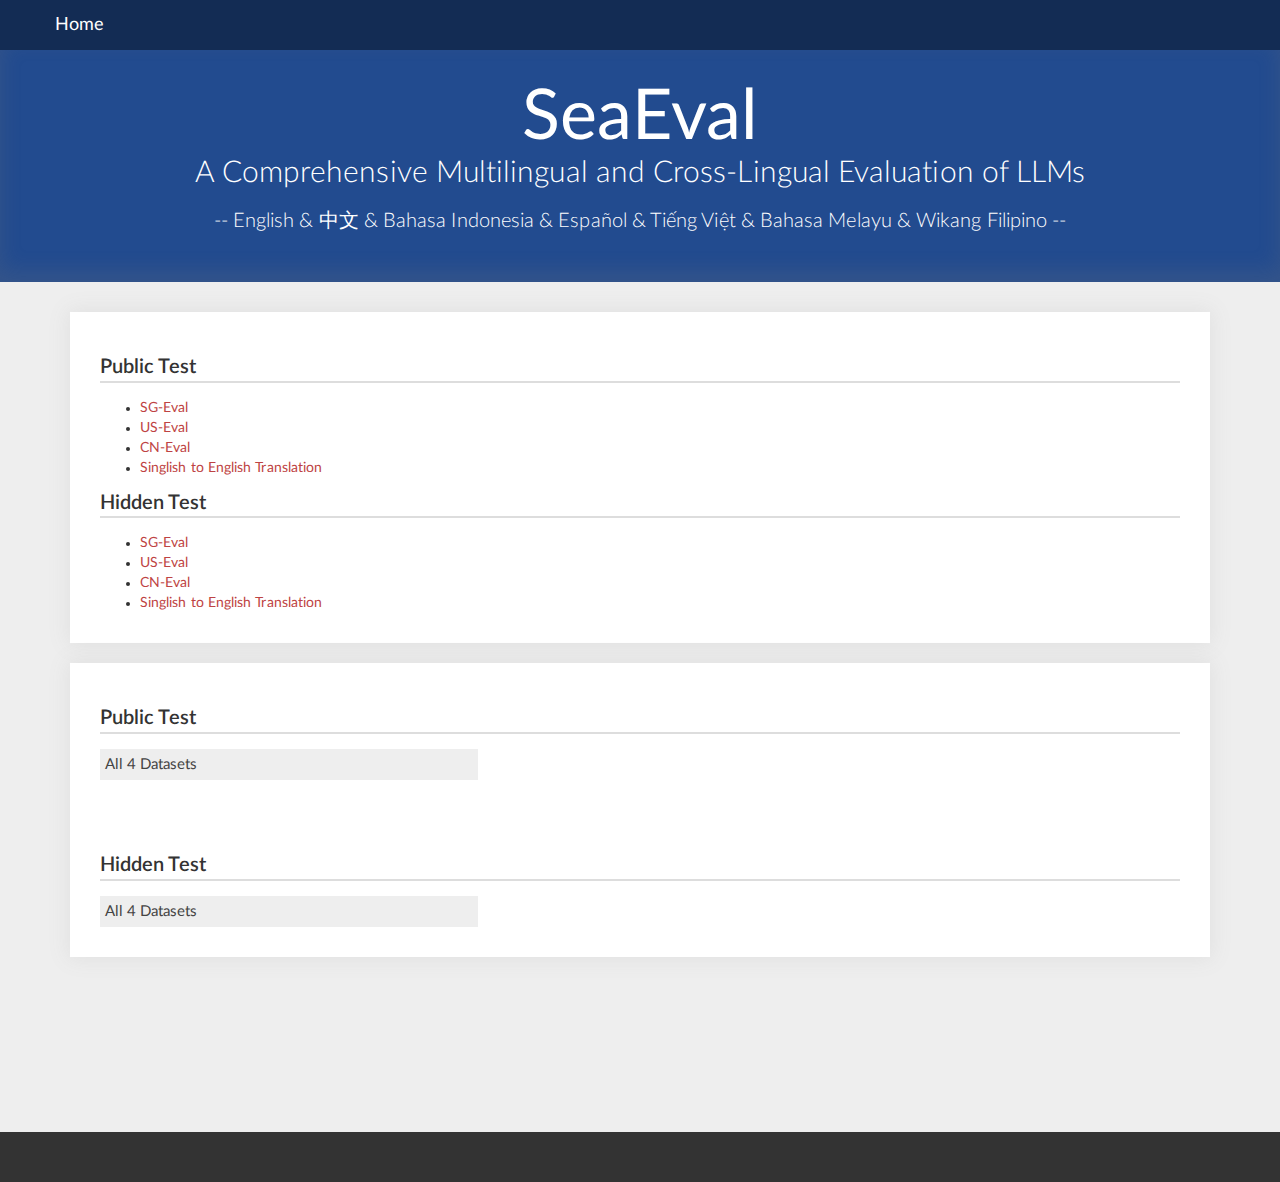
<file: cultural_understanding.html>
<!DOCTYPE html>
<html>

  <head>
    <meta charset="utf-8">
    <title>SeaEval Benchmark</title>
    <meta name="description" content="test">
    <meta http-equiv="X-UA-Compatible" content="IE=edge,chrome=1">
    <meta name="viewport" content="width=device-width, initial-scale=1, maximum-scale=1, user-scalable=no">
    <link rel="shortcut icon" href="favicon.ico" type="image/x-icon">
    <link rel="icon" href="figures/favicon.png" type="image/x-icon">
    <link rel="stylesheet" href="./bower_components/bootstrap/dist/css/bootstrap.min.css">
    <link rel="stylesheet" href="./stylesheets/layout.css">
    <link rel="stylesheet" href="./stylesheets/index.css">
      <!-- Place this tag in your head or just before your close body tag. -->
    <script async defer src="https://buttons.github.io/buttons.js"></script>
    <script>
      window.dataLayer = window.dataLayer || [];
      function gtag(){dataLayer.push(arguments);}

    </script>
  </head>

  <body>
    <div class="navbar navbar-default navbar-fixed-top" id="topNavbar" role="navigation">
      <div class="container clearfix" id="navContainer">
        
        <div class="leftNav">
          <div class="brandDiv">
            <a class="navbar-brand" href="index.html">Home</a>
          </div>
        </div>

      </div>
    </div>
    <div class="cover" id="topCover">
      <div class="container">
        <div class="row">
          <div class="col-md-12">
            <h1 id="appTitle" style="color:#ffffff;font-size:70px;"><b>SeaEval</b>
            </h1>
            <h2 id="appSubtitle" style="color:#ffffff;font-size:30px;">A Comprehensive Multilingual and Cross-Lingual Evaluation of LLMs<br/>
            </h2>
            <h2 id="appSubtitle" style="color:#ffffff;font-size:20px;"> -- English & 中文 & Bahasa Indonesia & Español & Tiếng Việt & Bahasa Melayu & Wikang Filipino -- <br/>
            </h2>
          </div>
        </div>
      </div>
    </div>
    <div class="cover" id="contentCover">
      <div class="container">
        <div class="row">

          


          <div class="col-md-12">
            <div class="infoCard">
              <div class="infoBody">



                <div class="infoHeadline"><h2>Public Test</h2></div>
                  <ul>
                    <li><a href="#sg-eval"> SG-Eval </a> </li>
                    <li><a href="#sg-eval"> US-Eval </a> </li>
                    <li><a href="#sg-eval"> CN-Eval </a> </li>
                    <li><a href="#sg-eval"> Singlish to English Translation </a> </li>
                  </ul>


              <div class="infoHeadline"><h2>Hidden Test</h2></div>
                  <ul>
                    <li><a href="#sg-eval-hidden"> SG-Eval </a> </li>
                    <li><a href="#sg-eval-hidden"> US-Eval </a> </li>
                    <li><a href="#sg-eval-hidden"> CN-Eval </a> </li>
                    <li><a href="#sg-eval-hidden"> Singlish to English Translation </a> </li>
                  </ul>
                  

              </div>
            </div>
          </div>


          <div class="col-md-12" >
          <div class="infoCard" >

          <!-- Cross-MMLU - Public Test - Overall -->
              <div class="infoBody" id="sg-eval" >
                <div class="infoHeadline"><h2>Public Test </h2></div>









                <button type="button" class="collapsible">All 4 Datasets</button>
                <div class="content" display="none" hidden >
                  <table class="table performanceTable" >
                  
                    <tr>
                      <th>Release Date</th>
                      <th>Model</th>
                      <th>SG-Eval</th>
                      <th>US-Eval</th>
                      <th>CN-Eval</th>
                      <th>Sing2Eng</th>
                    </tr>
  
                    <tr>
                      <th>-</th>
                      <th>-</th>
                      <th>Accuracy</th>
                      <th>Accuracy</th>
                      <th>Accuracy</th>
                      <th>BLEU Score</th>
                    </tr>

                    
                    <tr>
                      <th>11/2023</th>
                      <th>chatgpt (gpt-3.5-turbo-1106)</th>
                      <th> 57.5 </th>
                      <th> 75.0 </th>
                      <th> 60.0 </th>
                      <th> 30.8 </th>
                    </tr>

                    <tr>
                      <th>10/2023</th>
                      <th>chatglm3-6b</th>
                      <th> 35.0 </th>
                      <th> 47.5 </th>
                      <th> 62.5 </th>
                      <th> 25.2 </th>
                    </tr>
  
  
                        
                    <tr>
                      <th>09/2023</th>
                      <th>colossal-llama-2-7b-base</th>
                      <th> 32.5 </th>
                      <th> 50.0 </th>
                      <th> 60.0 </th>
                      <th> 14.7 </th>
                    </tr>
  
                    
                        
                    <tr>
                      <th>09/2023</th>
                      <th>baichuan-2-7b</th>
                      <th> 37.5 </th>
                      <th> 50.0 </th>
                      <th> 52.5 </th>
                      <th> 4.1 </th>
                    </tr>
  
                        
                    <tr>
                      <th>09/2023</th>
                      <th>baichuan-2-7b-chat</th>
                      <th> 50.0 </th>
                      <th> 55.0 </th>
                      <th> 62.5 </th>
                      <th> 19.3 </th>
                    </tr>
  
                        
                    <tr>
                      <th>09/2023</th>
                      <th>baichuan-2-13b</th>
                      <th> 42.5 </th>
                      <th> 65.0 </th>
                      <th> 60.0 </th>
                      <th> 8.5 </th>
                    </tr>
  
                        
                    <tr>
                      <th>09/2023</th>
                      <th>baichuan-2-13b-chat</th>
                      <th> 52.5 </th>
                      <th> 67.5 </th>
                      <th> 60.0 </th>
                      <th> 23.8 </th>
                    </tr>
  
                    <tr>
                      <th>07/2023</th>
                      <th>vicuna-7b-v1.5</th>
                      <th> 35.0 </th>
                      <th> 47.5 </th>
                      <th> 22.5 </th>
                      <th> 26.5 </th>
                    </tr>
  
                        
                    <tr>
                      <th>07/2023</th>
                      <th>vicuna-13b-v1.5</th>
                      <th> 37.5 </th>
                      <th> 55.0 </th>
                      <th> 32.5 </th>
                      <th> 30.9 </th>
                    </tr>
                   

                    <tr>
                      <th>07/2023</th>
                      <th>llama-2-7b</th>
                      <th> 20.0 </th>
                      <th> 32.5 </th>
                      <th> 32.5 </th>
                      <th> 7.1 </th>
                    </tr>
  
                        
                    <tr>
                      <th>07/2023</th>
                      <th>llama-2-7b-chat</th>
                      <th> 30.0 </th>
                      <th> 47.5 </th>
                      <th> 27.5 </th>
                      <th> 17.1 </th>
                    </tr>
  
                        
                    <tr>
                      <th>07/2023</th>
                      <th>llama-2-13b</th>
                      <th> 32.5 </th>
                      <th> 40.0 </th>
                      <th> 30.0 </th>
                      <th> 8.3 </th>
                    </tr>
  
                        
                    <tr>
                      <th>07/2023</th>
                      <th>llama-2-13b-chat</th>
                      <th> 35.0 </th>
                      <th> 52.5 </th>
                      <th> 30.0 </th>
                      <th> 14.6 </th>
                    </tr>
  
                        
                    <tr>
                      <th>07/2023</th>
                      <th>llama-2-70b</th>
                      <th> 47.5 </th>
                      <th> 60.0 </th>
                      <th> 65.0 </th>
                      <th> 9.1 </th>
                    </tr>
  
                        
                    <tr>
                      <th>07/2023</th>
                      <th>llama-2-70b-chat</th>
                      <th> 40.0 </th>
                      <th> 60.0 </th>
                      <th> 40.0 </th>
                      <th> 16.7 </th>
                    </tr>
                    
                    
  
                    <tr>
                      <th>06/2023</th>
                      <th>chatgpt (gpt-3.5-turbo-0613)</th>
                      <th> 62.5 </th>
                      <th> 72.5 </th>
                      <th> 50.0 </th>
                      <th> 29.2 </th>
                    </tr>

                    <tr>
                      <th>03/2023</th>
                      <th>alpaca-7b</th>
                      <th> 25.0 </th>
                      <th> 47.5 </th>
                      <th> 32.5 </th>
                      <th> 20.7 </th>
                    </tr>

                    <tr>
                      <th>02/2023</th>
                      <th>llama-65b</th>
                      <th> 37.5 </th>
                      <th> 52.5 </th>
                      <th> 45.0 </th>
                      <th> 8.8 </th>
                    </tr>
  
                    <tr>
                      <th>12/2022</th>
                      <th>flan-t5-xl*</th>
                      <th> 52.5 </th>
                      <th> 55.0 </th>
                      <th> 30.0 </th>
                      <th> 19.8 </th>
                    </tr>

                    <tr>
                      <th>10/2022</th>
                      <th>mt0-xxl*</th>
                      <th> 40.0 </th>
                      <th> 30.0 </th>
                      <th> 30.0 </th>
                      <th> 20.3 </th>
                    </tr>



                    <tr>
                      <th>09/2022</th>
                      <th>bloomz-7b1*</th>
                      <th> 42.5 </th>
                      <th> 42.5 </th>
                      <th> 57.5 </th>
                      <th> 18.9 </th>
                    </tr>


   
                    
                  </table>
  
                  <p>*: The model (might) has been exposed to supervisions.</p>
  
                </div>





              </div>
          <!-- ============================================ -->


                



          <!-- Cross-MMLU - Public Test - Overall -->
          <div class="infoBody" id="#sg-eval-hidden" >
            <div class="infoHeadline"><h2>Hidden Test </h2></div>









            <button type="button" class="collapsible">All 4 Datasets</button>
            <div class="content" display="none" hidden >
              <table class="table performanceTable" >
              
                <tr>
                  <th>Release Date</th>
                  <th>Model</th>
                  <th>SG-Eval</th>
                  <th>US-Eval</th>
                  <th>CN-Eval</th>
                  <th>Sing2Eng</th>
                </tr>

                <tr>
                  <th>-</th>
                  <th>-</th>
                  <th>Accuracy</th>
                  <th>Accuracy</th>
                  <th>Accuracy</th>
                  <th>BLEU Score</th>
                </tr>

                
                
                
                <tr>
                  <th>11/2023</th>
                  <th>chatgpt (gpt-3.5-turbo-1106)</th>
                  <th> 73.0 </th>
                  <th> 79.1 </th>
                  <th> 49.2 </th>
                  <th> 30.3 </th>
                </tr>

                <tr>
                  <th>10/2023</th>
                  <th>chatglm3-6b</th>
                  <th> 61.9 </th>
                  <th> 64.2 </th>
                  <th> 53.8 </th>
                  <th> 22.1 </th>
                </tr>


                    
                <tr>
                  <th>09/2023</th>
                  <th>colossal-llama-2-7b-base</th>
                  <th> 49.2 </th>
                  <th> 49.2 </th>
                  <th> 40.0 </th>
                  <th> 13.6 </th>
                </tr>

                
                    
                <tr>
                  <th>09/2023</th>
                  <th>baichuan-2-7b</th>
                  <th> 58.7 </th>
                  <th> 49.2 </th>
                  <th> 41.5 </th>
                  <th> 4.3 </th>
                </tr>

                    
                <tr>
                  <th>09/2023</th>
                  <th>baichuan-2-7b-chat</th>
                  <th> 53.9 </th>
                  <th> 59.7 </th>
                  <th> 61.5 </th>
                  <th> 19.6 </th>
                </tr>

                    
                <tr>
                  <th>09/2023</th>
                  <th>baichuan-2-13b</th>
                  <th> 60.3 </th>
                  <th> 53.7 </th>
                  <th> 60.0 </th>
                  <th> 8.6  </th>
                </tr>

                    
                <tr>
                  <th>09/2023</th>
                  <th>baichuan-2-13b-chat</th>
                  <th> 68.2 </th>
                  <th> 67.2 </th>
                  <th> 56.9 </th>
                  <th> 20.2 </th>
                </tr>

                <tr>
                  <th>07/2023</th>
                  <th>vicuna-7b-v1.5</th>
                  <th> 47.6 </th>
                  <th> 55.2 </th>
                  <th> 38.5 </th>
                  <th> 24.4 </th>
                </tr>

                    
                <tr>
                  <th>07/2023</th>
                  <th>vicuna-13b-v1.5</th>
                  <th> 61.9 </th>
                  <th> 59.7 </th>
                  <th> 33.8 </th>
                  <th> 27.7 </th>
                </tr>
               

                <tr>
                  <th>07/2023</th>
                  <th>llama-2-7b</th>
                  <th> 36.5 </th>
                  <th> 28.4 </th>
                  <th> 23.1 </th>
                  <th> 6.7 </th>
                </tr>

                    
                <tr>
                  <th>07/2023</th>
                  <th>llama-2-7b-chat</th>
                  <th> 44.4 </th>
                  <th> 44.7 </th>
                  <th> 30.7 </th>
                  <th> 15.9 </th>
                </tr>

                    
                <tr>
                  <th>07/2023</th>
                  <th>llama-2-13b</th>
                  <th> 49.2 </th>
                  <th> 44.7 </th>
                  <th> 32.3 </th>
                  <th> 7.8 </th>
                </tr>

                    
                <tr>
                  <th>07/2023</th>
                  <th>llama-2-13b-chat</th>
                  <th> 53.9 </th>
                  <th> 55.2 </th>
                  <th> 35.4 </th>
                  <th> 13.2 </th>
                </tr>

                    
                <tr>
                  <th>07/2023</th>
                  <th>llama-2-70b</th>
                  <th> 55.6 </th>
                  <th> 64.2 </th>
                  <th> 38.5 </th>
                  <th> 8.7  </th>
                </tr>

                    
                <tr>
                  <th>07/2023</th>
                  <th>llama-2-70b-chat</th>
                  <th> 68.3 </th>
                  <th> 65.6 </th>
                  <th> 32.3 </th>
                  <th> 13.6 </th>
                </tr>
                
                


                <tr>
                  <th>03/2023</th>
                  <th>alpaca-7b</th>
                  <th> 47.6 </th>
                  <th> 43.3 </th>
                  <th> 23.1 </th>
                  <th> 20.1 </th>
                </tr>

                <tr>
                  <th>02/2023</th>
                  <th>llama-65b</th>
                  <th> 58.7 </th>
                  <th> 56.7 </th>
                  <th> 29.2 </th>
                  <th> 7.7 </th>
                </tr>

                <tr>
                  <th>12/2022</th>
                  <th>flan-t5-xl*</th>
                  <th> 53.9 </th>
                  <th> 56.7 </th>
                  <th> 29.2 </th>
                  <th> 17.4 </th>
                </tr>

                <tr>
                  <th>10/2022</th>
                  <th>mt0-xxl*</th>
                  <th> 49.2 </th>
                  <th> 32.8 </th>
                  <th> 32.3 </th>
                  <th> 17.5 </th>
                </tr>



                <tr>
                  <th>09/2022</th>
                  <th>bloomz-7b1*</th>
                  <th> 53.9 </th>
                  <th> 40.3 </th>
                  <th> 43.1 </th>
                  <th> 15.8 </th>
                </tr>



                
              </table>

              <p>*: The model (might) has been exposed to supervisions.</p>

            </div>





          </div>
      <!-- ============================================ -->











      </div>

        </div>
        <!-- ============================================ -->


        </div>
      </div>
    </div>

    <nav class="navbar navbar-default navbar-static-bottom footer">
      <div class="container clearfix">
        <div class="rightNav">
          <div>
            <ul class="nav navbar-nav navbar-right">
            </ul>
          </div>
        </div>
      </div>
    </nav>
    <script src="bower_components/jquery/dist/jquery.min.js"></script>
    <script src="bower_components/bootstrap/dist/js/bootstrap.min.js"></script>
  </body>




  <script>
    var coll = document.getElementsByClassName("collapsible");
    var i;
    
    for (i = 0; i < coll.length; i++) {
      coll[i].addEventListener("click", function() {
        this.classList.toggle("active");
        var content = this.nextElementSibling;
        if (content.style.display === "block") {
          content.style.display = "none";
        } else {
          content.style.display = "block";
        }
      });
    }
  </script>

</html>
</file>
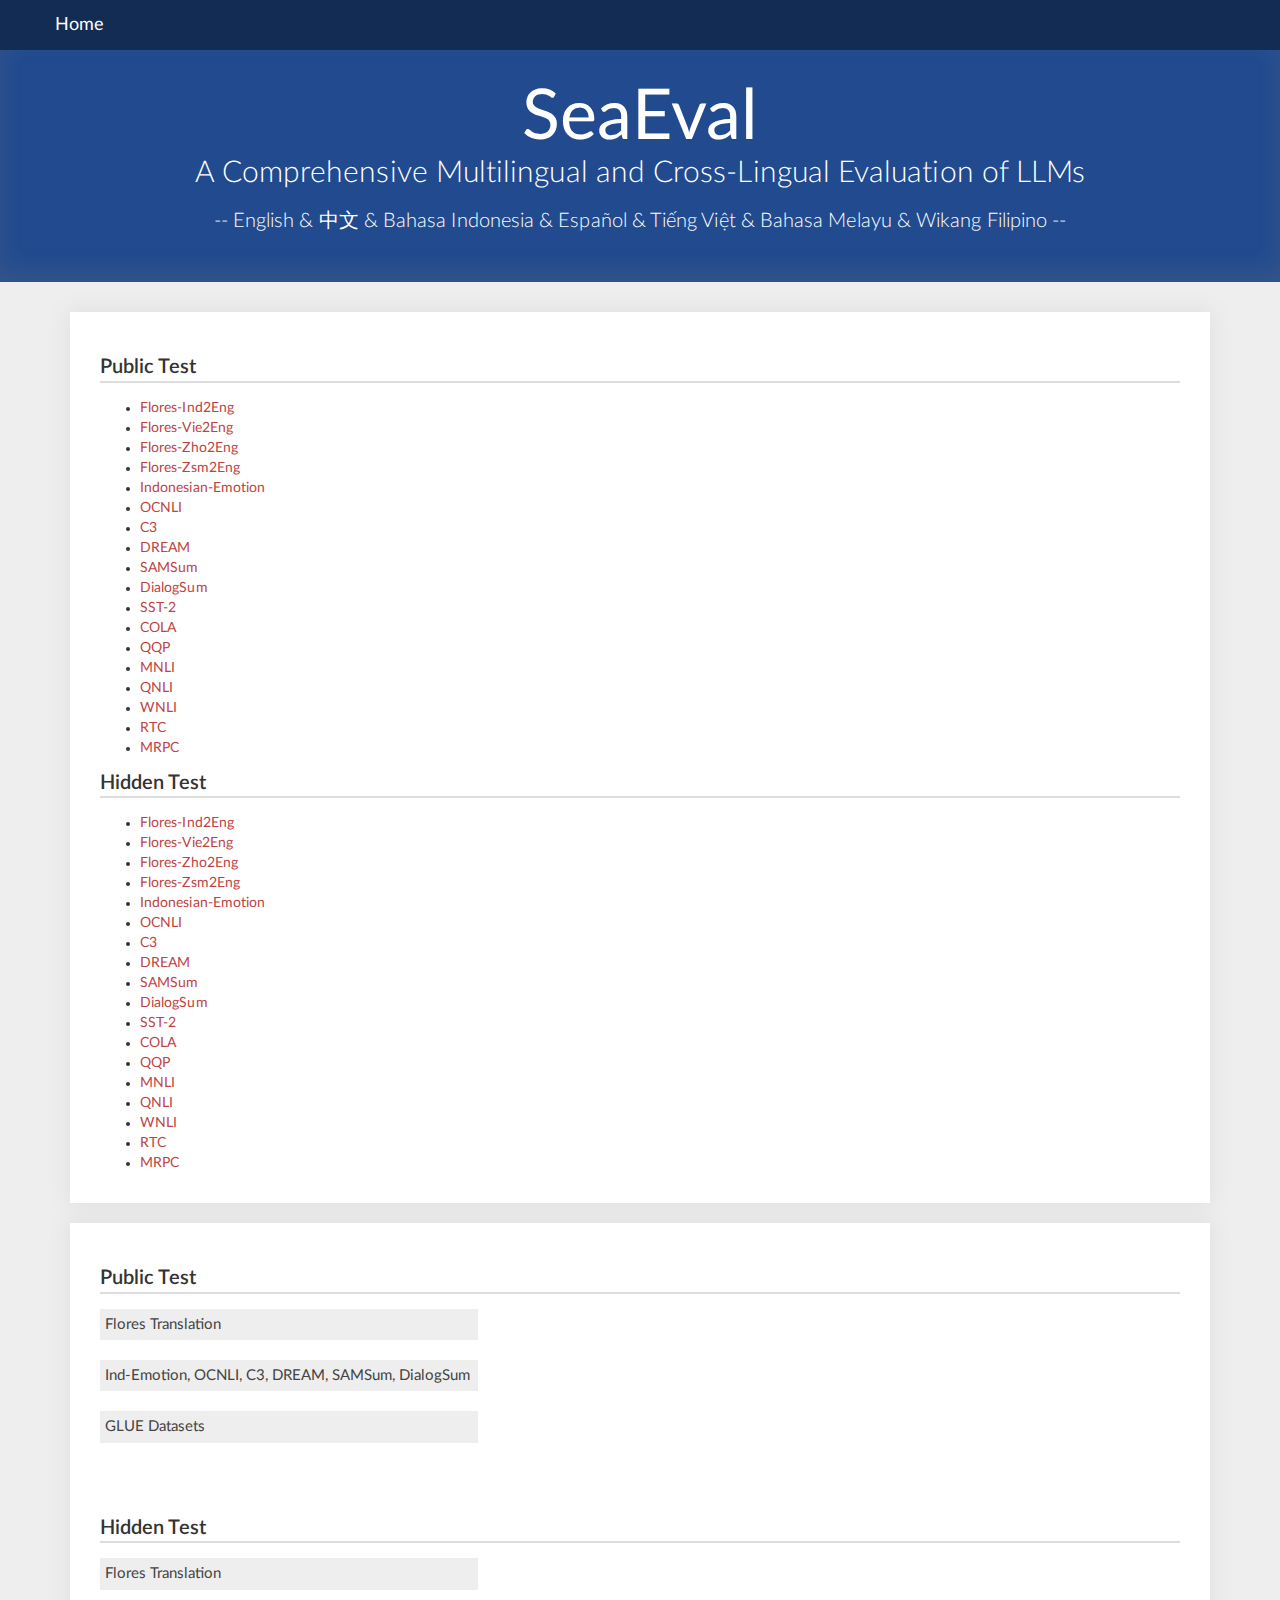
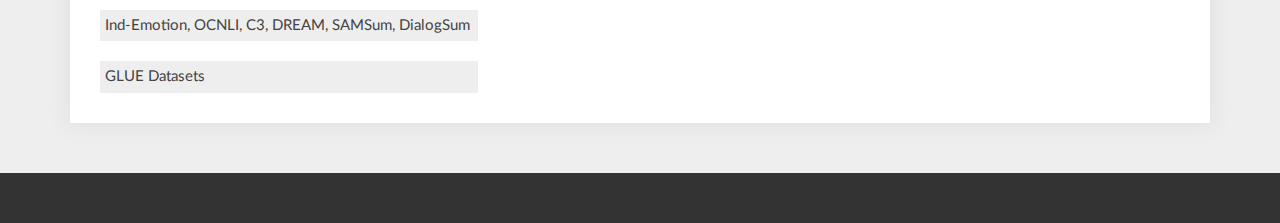
<file: fundamental_nlp_tasks.html>
<!DOCTYPE html>
<html>

  <head>
    <meta charset="utf-8">
    <title>SeaEval Benchmark</title>
    <meta name="description" content="test">
    <meta http-equiv="X-UA-Compatible" content="IE=edge,chrome=1">
    <meta name="viewport" content="width=device-width, initial-scale=1, maximum-scale=1, user-scalable=no">
    <link rel="shortcut icon" href="favicon.ico" type="image/x-icon">
    <link rel="icon" href="figures/favicon.png" type="image/x-icon">
    <link rel="stylesheet" href="./bower_components/bootstrap/dist/css/bootstrap.min.css">
    <link rel="stylesheet" href="./stylesheets/layout.css">
    <link rel="stylesheet" href="./stylesheets/index.css">
      <!-- Place this tag in your head or just before your close body tag. -->
    <script async defer src="https://buttons.github.io/buttons.js"></script>
    <script>
      window.dataLayer = window.dataLayer || [];
      function gtag(){dataLayer.push(arguments);}

    </script>
  </head>

  <body>
    <div class="navbar navbar-default navbar-fixed-top" id="topNavbar" role="navigation">
      <div class="container clearfix" id="navContainer">
        
        <div class="leftNav">
          <div class="brandDiv">
            <a class="navbar-brand" href="index.html">Home</a>
          </div>
        </div>

      </div>
    </div>
    <div class="cover" id="topCover">
      <div class="container">
        <div class="row">
          <div class="col-md-12">
            <h1 id="appTitle" style="color:#ffffff;font-size:70px;"><b>SeaEval</b>
            </h1>
            <h2 id="appSubtitle" style="color:#ffffff;font-size:30px;">A Comprehensive Multilingual and Cross-Lingual Evaluation of LLMs<br/>
            </h2>
            <h2 id="appSubtitle" style="color:#ffffff;font-size:20px;"> -- English & 中文 & Bahasa Indonesia & Español & Tiếng Việt & Bahasa Melayu & Wikang Filipino -- <br/>
            </h2>
          </div>
        </div>
      </div>
    </div>
    <div class="cover" id="contentCover">
      <div class="container">
        <div class="row">

          


          <div class="col-md-12">
            <div class="infoCard">
              <div class="infoBody">



                <div class="infoHeadline"><h2>Public Test</h2></div>
                  <ul>

                    <li><a href="#flores"> Flores-Ind2Eng </a> </li>
                    <li><a href="#flores"> Flores-Vie2Eng </a> </li>
                    <li><a href="#flores"> Flores-Zho2Eng </a> </li>
                    <li><a href="#flores"> Flores-Zsm2Eng </a> </li>

                    <li><a href="#indonesian-emotion"> Indonesian-Emotion </a> </li>
                    <li><a href="#indonesian-emotion"> OCNLI </a> </li>
                    <li><a href="#indonesian-emotion"> C3 </a> </li>
                    <li><a href="#indonesian-emotion"> DREAM </a> </li>
                    <li><a href="#indonesian-emotion"> SAMSum </a> </li>
                    <li><a href="#indonesian-emotion"> DialogSum</a> </li>

                    <li><a href="#sst-2"> SST-2 </a> </li>
                    <li><a href="#sst-2"> COLA </a> </li>
                    <li><a href="#sst-2"> QQP </a> </li>
                    <li><a href="#sst-2"> MNLI </a> </li>
                    <li><a href="#sst-2"> QNLI </a> </li>
                    <li><a href="#sst-2"> WNLI </a> </li>
                    <li><a href="#sst-2"> RTC </a> </li>
                    <li><a href="#sst-2"> MRPC </a> </li>

                  </ul>


              <div class="infoHeadline"><h2>Hidden Test</h2></div>
                  <ul>

                    <li><a href="#flores-hidden"> Flores-Ind2Eng </a> </li>
                    <li><a href="#flores-hidden"> Flores-Vie2Eng </a> </li>
                    <li><a href="#flores-hidden"> Flores-Zho2Eng </a> </li>
                    <li><a href="#flores-hidden"> Flores-Zsm2Eng </a> </li>

                    <li><a href="#indonesian-emotion-hidden"> Indonesian-Emotion </a> </li>
                    <li><a href="#indonesian-emotion-hidden"> OCNLI </a> </li>
                    <li><a href="#indonesian-emotion-hidden"> C3 </a> </li>
                    <li><a href="#indonesian-emotion-hidden"> DREAM </a> </li>
                    <li><a href="#indonesian-emotion-hidden"> SAMSum </a> </li>
                    <li><a href="#indonesian-emotion-hidden"> DialogSum </a> </li>

                    <li><a href="#sst-2-hidden"> SST-2 </a> </li>
                    <li><a href="#sst-2-hidden"> COLA </a> </li>
                    <li><a href="#sst-2-hidden"> QQP </a> </li>
                    <li><a href="#sst-2-hidden"> MNLI </a> </li>
                    <li><a href="#sst-2-hidden"> QNLI </a> </li>
                    <li><a href="#sst-2-hidden"> WNLI </a> </li>
                    <li><a href="#sst-2-hidden"> RTC </a> </li>
                    <li><a href="#sst-2-hidden"> MRPC </a> </li>

                  </ul>
                  

              </div>
            </div>
          </div>


          <div class="col-md-12" >
          <div class="infoCard" >

          <!-- Cross-MMLU - Public Test - Overall -->
              <div class="infoBody" id="flores" >
                <div class="infoHeadline"><h2>Public Test </h2></div>



                <button type="button" class="collapsible">Flores Translation</button>
                <div class="content" display="none" hidden >
                  <table class="table performanceTable" >
                  
                    <tr>
                      <th>Release Date</th>
                      <th>Model</th>
                      <th>Ind2Eng</th>
                      <th>Vie2Eng</th>
                      <th>Zho2Eng</th>
                      <th>Zsm2Eng</th>
                    </tr>
  
                    <tr>
                      <th>-</th>
                      <th>-</th>
                      <th colspan="4">BLEU Score</th> 
                    </tr>

                    
                    <tr>
                      <th>11/2023</th>
                      <th>chatgpt (gpt-3.5-turbo-1106)</th>
                      <th> 35.8 </th>
                      <th> 30.7 </th>
                      <th> 26.3 </th>
                      <th> 39.4 </th>
                    </tr>

                    <tr>
                      <th>10/2023</th>
                      <th>chatglm3-6b</th>
                      <th> 14.8 </th>
                      <th> 5.8 </th>
                      <th> 21.3 </th>
                      <th> 13.0 </th>
                    </tr>
  
  
                        
                    <tr>
                      <th>09/2023</th>
                      <th>colossal-llama-2-7b-base</th>
                      <th> 17.7 </th>
                      <th> 15.1 </th>
                      <th> 13.2 </th>
                      <th> 16.2 </th>
                    </tr>
  
                    
                        
                    <tr>
                      <th>09/2023</th>
                      <th>baichuan-2-7b</th>
                      <th> 11.6 </th>
                      <th> 5.8 </th>
                      <th> 16.0 </th>
                      <th> 11.7 </th>
                    </tr>
  
                        
                    <tr>
                      <th>09/2023</th>
                      <th>baichuan-2-7b-chat</th>
                      <th> 21.7 </th>
                      <th> 16.3 </th>
                      <th> 22.2 </th>
                      <th> 23.8 </th>
                    </tr>
  
                        
                    <tr>
                      <th>09/2023</th>
                      <th>baichuan-2-13b</th>
                      <th> 11.6 </th>
                      <th> 8.7 </th>
                      <th> 12.2 </th>
                      <th> 15.7 </th>
                    </tr>
  
                        
                    <tr>
                      <th>09/2023</th>
                      <th>baichuan-2-13b-chat</th>
                      <th> 24.7 </th>
                      <th> 17.5 </th>
                      <th> 23.8 </th>
                      <th> 25.4 </th>
                    </tr>
  
                    <tr>
                      <th>07/2023</th>
                      <th>vicuna-7b-v1.5</th>
                      <th> 29.8 </th>
                      <th> 24.2 </th>
                      <th> 18.1 </th>
                      <th> 28.0 </th>
                    </tr>
  
                        
                    <tr>
                      <th>07/2023</th>
                      <th>vicuna-13b-v1.5</th>
                      <th> 33.1 </th>
                      <th> 26.1 </th>
                      <th> 22.9 </th>
                      <th> 32.7 </th>
                    </tr>
                   

                    <tr>
                      <th>07/2023</th>
                      <th>llama-2-7b</th>
                      <th> 7.8 </th>
                      <th> 6.5 </th>
                      <th> 5.1 </th>
                      <th> 9.3 </th>
                    </tr>
  
                        
                    <tr>
                      <th>07/2023</th>
                      <th>llama-2-7b-chat</th>
                      <th> 17.3 </th>
                      <th> 13.5 </th>
                      <th> 11.3 </th>
                      <th> 15.1 </th>
                    </tr>
  
                        
                    <tr>
                      <th>07/2023</th>
                      <th>llama-2-13b</th>
                      <th> 9.6 </th>
                      <th> 8.6 </th>
                      <th> 7.5 </th>
                      <th> 10.8 </th>
                    </tr>
  
                        
                    <tr>
                      <th>07/2023</th>
                      <th>llama-2-13b-chat</th>
                      <th> 19.2 </th>
                      <th> 14.4 </th>
                      <th> 12.2 </th>
                      <th> 17.6 </th>
                    </tr>
  
                        
                    <tr>
                      <th>07/2023</th>
                      <th>llama-2-70b</th>
                      <th> 9.8 </th>
                      <th> 8.1 </th>
                      <th> 6.5 </th>
                      <th> 10.1 </th>
                    </tr>
  
                        
                    <tr>
                      <th>07/2023</th>
                      <th>llama-2-70b-chat</th>
                      <th> 34.4 </th>
                      <th> 22.8 </th>
                      <th> 19.7 </th>
                      <th> 29.6 </th>
                    </tr>
                    
                    
  
                    <tr>
                      <th>06/2023</th>
                      <th>chatgpt (gpt-3.5-turbo-0613)</th>
                      <th> 35.0 </th>
                      <th> 29.8 </th>
                      <th> 23.9 </th>
                      <th> 37.2 </th>
                    </tr>

                    <tr>
                      <th>03/2023</th>
                      <th>alpaca-7b</th>
                      <th> 22.1 </th>
                      <th> 7.5 </th>
                      <th> 15.7 </th>
                      <th> 19.7 </th>
                    </tr>

                    <tr>
                      <th>02/2023</th>
                      <th>llama-65b</th>
                      <th> 7.9 </th>
                      <th> 5.4 </th>
                      <th> 5.7 </th>
                      <th> 9.1 </th>
                    </tr>
  
                    <tr>
                      <th>12/2022</th>
                      <th>flan-t5-xl*</th>
                      <th> 21.1 </th>
                      <th> 5.3 </th>
                      <th> 1.7 </th>
                      <th> 24.2 </th>
                    </tr>

                    <tr>
                      <th>10/2022</th>
                      <th>mt0-xxl*</th>
                      <th> 58.4 </th>
                      <th> 52.9 </th>
                      <th> 42.6 </th>
                      <th> 56.2 </th>
                    </tr>



                    <tr>
                      <th>09/2022</th>
                      <th>bloomz-7b1*</th>
                      <th> 57.8 </th>
                      <th> 55.9 </th>
                      <th> 42.4 </th>
                      <th> 52.1 </th>
                    </tr>


   
                    
                  </table>
  
                  <p>*: The model (might) has been exposed to supervisions.</p>
  
                </div>



                <br id="indonesian-emotion">
                <br>


                <button type="button" class="collapsible">Ind-Emotion, OCNLI, C3, DREAM, SAMSum, DialogSum</button>
                <div class="content" display="none" hidden >
                  <table class="table performanceTable" >
                  
                    <tr>
                      <th>Release Date</th>
                      <th>Model</th>
                      <th>Indonesian-Emotion</th>
                      <th>OCNLI</th>
                      <th>C3</th>
                      <th>DREAM</th>
                      <th>SAMSum</th>
                      <th>DialogSum</th>
                    </tr>
  
                    <tr>
                      <th>-</th>
                      <th>-</th>
                      <th colspan="1">Accuracy</th> 
                      <th colspan="1">Accuracy</th> 
                      <th colspan="1">Accuracy</th> 
                      <th colspan="1">Accuracy</th> 
                      <th>Avg. ROUGE</th>
                      <th>Avg. ROUGE</th>
                    </tr>
        
                    <tr>
                      <th>11/2023</th>
                      <th>chatgpt (gpt-3.5-turbo-1106)</th>
                      <th> 74.0 </th>
                      <th> 51.0 </th>
                      <th> 87.0 </th>
                      <th> 89.0 </th>
                      <th> 26.4 </th>
                      <th> 23.5 </th>
                    </tr>


                    <tr>
                      <th>10/2023</th>
                      <th>chatglm3-6b</th>
                      <th> 39.0 </th>
                      <th> 37.0 </th>
                      <th> 75.0 </th>
                      <th> 81.0 </th>
                      <th> 28.0 </th>
                      <th> 23.3 </th>
                    </tr>
  
  
                        
                    <tr>
                      <th>09/2023</th>
                      <th>colossal-llama-2-7b-base</th>
                      <th> 36.0 </th>
                      <th> 35.0 </th>
                      <th> 69.0 </th>
                      <th> 76.0 </th>
                      <th> 24.1 </th>
                      <th> 21.4 </th>
                    </tr>
  
                    
                        
                    <tr>
                      <th>09/2023</th>
                      <th>baichuan-2-7b</th>
                      <th> 26.0 </th>
                      <th> 36.0 </th>
                      <th> 71.0 </th>
                      <th> 62.0 </th>
                      <th> 9.8 </th>
                      <th> 10.7 </th>
                    </tr>
  
                        
                    <tr>
                      <th>09/2023</th>
                      <th>baichuan-2-7b-chat</th>
                      <th> 53.0 </th>
                      <th> 42.0 </th>
                      <th> 74.0 </th>
                      <th> 72.0 </th>
                      <th> 21.7 </th>
                      <th> 19.7 </th>
                    </tr>
  
                        
                    <tr>
                      <th>09/2023</th>
                      <th>baichuan-2-13b</th>
                      <th> 32.0 </th>
                      <th> 35.0 </th>
                      <th> 77.0 </th>
                      <th> 68.0 </th>
                      <th> 16.8 </th>
                      <th> 16.1 </th>
                    </tr>
  
                        
                    <tr>
                      <th>09/2023</th>
                      <th>baichuan-2-13b-chat</th>
                      <th> 50.0 </th>
                      <th> 41.0 </th>
                      <th> 86.0 </th>
                      <th> 88.0 </th>
                      <th> 25.6 </th>
                      <th> 22.2 </th>
                    </tr>
  
                    <tr>
                      <th>07/2023</th>
                      <th>vicuna-7b-v1.5</th>
                      <th> 50.0 </th>
                      <th> 36.0 </th>
                      <th> 67.0 </th>
                      <th> 77.6 </th>
                      <th> 30.1 </th>
                      <th> 24.2 </th>
                    </tr>
  
                        
                    <tr>
                      <th>07/2023</th>
                      <th>vicuna-13b-v1.5</th>
                      <th> 54.0 </th>
                      <th> 34.0 </th>
                      <th> 76.0 </th>
                      <th> 86.3 </th>
                      <th> 27.3 </th>
                      <th> 23.3 </th>
                    </tr>
                   

                    <tr>
                      <th>07/2023</th>
                      <th>llama-2-7b</th>
                      <th> 17.0 </th>
                      <th> 35.0 </th>
                      <th> 44.0 </th>
                      <th> 67.3 </th>
                      <th> 18.6 </th>
                      <th> 16.1 </th>
                    </tr>
  
                        
                    <tr>
                      <th>07/2023</th>
                      <th>llama-2-7b-chat</th>
                      <th> 35.0 </th>
                      <th> 35.0 </th>
                      <th> 61.0 </th>
                      <th> 77.0 </th>
                      <th> 23.2 </th>
                      <th> 20.5 </th>
                    </tr>
  
                        
                    <tr>
                      <th>07/2023</th>
                      <th>llama-2-13b</th>
                      <th> 34.0 </th>
                      <th> 40.0 </th>
                      <th> 60.0 </th>
                      <th> 79.6 </th>
                      <th> 19.6 </th>
                      <th> 19.1 </th>
                    </tr>
  
                        
                    <tr>
                      <th>07/2023</th>
                      <th>llama-2-13b-chat</th>
                      <th> 51.0 </th>
                      <th> 36.0 </th>
                      <th> 62.0 </th>
                      <th> 80.0 </th>
                      <th> 23.3 </th>
                      <th> 20.9 </th>
                    </tr>
  
                        
                    <tr>
                      <th>07/2023</th>
                      <th>llama-2-70b</th>
                      <th> 52.0 </th>
                      <th> 43.0 </th>
                      <th> 85.0 </th>
                      <th> 87.0 </th>
                      <th> 23.2 </th>
                      <th> 17.0 </th>
                    </tr>
  
                        
                    <tr>
                      <th>07/2023</th>
                      <th>llama-2-70b-chat</th>
                      <th> 56.0 </th>
                      <th> 39.0 </th>
                      <th> 67.0 </th>
                      <th> 90.6 </th>
                      <th> 29.2 </th>
                      <th> 23.2 </th>
                    </tr>
                    
                    
  
                    <tr>
                      <th>06/2023</th>
                      <th>chatgpt (gpt-3.5-turbo-0613)</th>
                      <th> 68.0 </th>
                      <th> 43.0 </th>
                      <th> 87.0 </th>
                      <th> 89.0 </th>
                      <th> 24.6 </th>
                      <th> 19.8 </th>
                    </tr>

                    <tr>
                      <th>03/2023</th>
                      <th>alpaca-7b</th>
                      <th> 28.0 </th>
                      <th> 36.0 </th>
                      <th> 46.0 </th>
                      <th> 66.0 </th>
                      <th> 27.4 </th>
                      <th> 23.5 </th>
                    </tr>

                    <tr>
                      <th>02/2023</th>
                      <th>llama-65b</th>
                      <th> 45.0 </th>
                      <th> 35.0 </th>
                      <th> 72.0 </th>
                      <th> 77.6 </th>
                      <th> 17.9 </th>
                      <th> 16.3 </th>
                    </tr>
  
                    <tr>
                      <th>12/2022</th>
                      <th>flan-t5-xl*</th>
                      <th> 46.0 </th>
                      <th> 35.0 </th>
                      <th> 32.0 </th>
                      <th> 91.6 </th>
                      <th> 43.5 </th>
                      <th> 29.7 </th>
                    </tr>

                    <tr>
                      <th>10/2022</th>
                      <th>mt0-xxl*</th>
                      <th> 68.0 </th>
                      <th> 40.0 </th>
                      <th> 83.0 </th>
                      <th> 87.0 </th>
                      <th> 40.4 </th>
                      <th> 26.6 </th>
                    </tr>



                    <tr>
                      <th>09/2022</th>
                      <th>bloomz-7b1*</th>
                      <th> 55.0 </th>
                      <th> 34.0 </th>
                      <th> 87.0 </th>
                      <th> 79.0 </th>
                      <th> 39.4 </th>
                      <th> 26.8 </th>
                    </tr>


   
                    
                  </table>
  
                  <p>*: The model (might) has been exposed to supervisions.</p>
  
                </div>



                <br id="sst-2">
                <br>

                <button type="button" class="collapsible">GLUE Datasets</button>
                <div class="content" display="none" hidden >
                  <table class="table performanceTable" >
                  
                    <tr>
                      <th>Release Date</th>
                      <th>Model</th>
                      <th colspan="1"> SST-2 </th> 
                      <th colspan="1"> COLA </th> 
                      <th colspan="1"> QQP </th> 
                      <th colspan="1"> MNLI </th> 
                      <th colspan="1"> QNLI </th> 
                      <th colspan="1"> WNLI </th> 
                      <th colspan="1"> RTC </th> 
                      <th colspan="1"> MRPC </th> 

                    </tr>
  
                    <tr>
                      <th>-</th>
                      <th>-</th>
                      <th colspan="8"> Accuracy </th> 
                    </tr>
        

                    <tr>
                      <th>11/2023</th>
                      <th>chatgpt (gpt-3.5-turbo-1106)</th>
                      <th> 95.0 </th>
                      <th> 86.0 </th>
                      <th> 78.0 </th>
                      <th> 67.0 </th>
                      <th> 76.0 </th>
                      <th> 65.0 </th>
                      <th> 75.0 </th>
                      <th> 72.0 </th>
                    </tr>


                    <tr>
                      <th>10/2023</th>
                      <th>chatglm3-6b</th>
                      <th> 78.0 </th>
                      <th> 60.0 </th>
                      <th> 53.0 </th>
                      <th> 54.0 </th>
                      <th> 68.0 </th>
                      <th> 50.0 </th>
                      <th> 61.0 </th>
                      <th> 40.0 </th>
                    </tr>
  
  
                        
                    <tr>
                      <th>09/2023</th>
                      <th>colossal-llama-2-7b-base</th>
                      <th> 84.0 </th>
                      <th> 73.0 </th>
                      <th> 69.0 </th>
                      <th> 59.0 </th>
                      <th> 73.0 </th>
                      <th> 60.0 </th>
                      <th> 71.0 </th>
                      <th> 59.0 </th>
                    </tr>
  
                    
                        
                    <tr>
                      <th>09/2023</th>
                      <th>baichuan-2-7b</th>
                      <th> 69.0 </th>
                      <th> 57.0 </th>
                      <th> 52.0 </th>
                      <th> 38.0 </th>
                      <th> 52.0 </th>
                      <th> 55.0 </th>
                      <th> 53.0 </th>
                      <th> 54.0 </th>
                    </tr>
  
                        
                    <tr>
                      <th>09/2023</th>
                      <th>baichuan-2-7b-chat</th>
                      <th> 87.0 </th>
                      <th> 78.0 </th>
                      <th> 58.0 </th>
                      <th> 53.0 </th>
                      <th> 63.0 </th>
                      <th> 50.0 </th>
                      <th> 61.0 </th>
                      <th> 48.0 </th>
                    </tr>
  
                        
                    <tr>
                      <th>09/2023</th>
                      <th>baichuan-2-13b</th>
                      <th> 77.0 </th>
                      <th> 61.0 </th>
                      <th> 53.0 </th>
                      <th> 43.0 </th>
                      <th> 58.0 </th>
                      <th> 60.0 </th>
                      <th> 61.0 </th>
                      <th> 58.0 </th>
                    </tr>
  
                        
                    <tr>
                      <th>09/2023</th>
                      <th>baichuan-2-13b-chat</th>
                      <th> 88.0 </th>
                      <th> 72.0 </th>
                      <th> 73.0 </th>
                      <th> 72.0 </th>
                      <th> 66.0 </th>
                      <th> 55.0 </th>
                      <th> 80.0 </th>
                      <th> 66.0 </th>
                    </tr>
  
                    <tr>
                      <th>07/2023</th>
                      <th>vicuna-7b-v1.5</th>
                      <th> 69.0 </th>
                      <th> 67.0 </th>
                      <th> 50.0 </th>
                      <th> 43.0 </th>
                      <th> 58.0 </th>
                      <th> 50.0 </th>
                      <th> 60.0 </th>
                      <th> 38.0 </th>
                    </tr>
  
                        
                    <tr>
                      <th>07/2023</th>
                      <th>vicuna-13b-v1.5</th>
                      <th> 75.0 </th>
                      <th> 76.0 </th>
                      <th> 64.0 </th>
                      <th> 53.0 </th>
                      <th> 57.0 </th>
                      <th> 50.0 </th>
                      <th> 64.0 </th>
                      <th> 63.0 </th>
                    </tr>
                   

                    <tr>
                      <th>07/2023</th>
                      <th>llama-2-7b</th>
                      <th> 63.0 </th>
                      <th> 67.0 </th>
                      <th> 49.0 </th>
                      <th> 36.0 </th>
                      <th> 58.0 </th>
                      <th> 50.0 </th>
                      <th> 58.0 </th>
                      <th> 61.0 </th>
                    </tr>
  
                        
                    <tr>
                      <th>07/2023</th>
                      <th>llama-2-7b-chat</th>
                      <th> 63.0 </th>
                      <th> 75.0 </th>
                      <th> 59.0 </th>
                      <th> 39.0 </th>
                      <th> 55.0 </th>
                      <th> 50.0 </th>
                      <th> 60.0 </th>
                      <th> 46.0 </th>
                    </tr>
  
                        
                    <tr>
                      <th>07/2023</th>
                      <th>llama-2-13b</th>
                      <th> 60.0 </th>
                      <th> 65.0 </th>
                      <th> 49.0 </th>
                      <th> 42.0 </th>
                      <th> 51.0 </th>
                      <th> 45.0 </th>
                      <th> 53.0 </th>
                      <th> 64.0 </th>
                    </tr>
  
                        
                    <tr>
                      <th>07/2023</th>
                      <th>llama-2-13b-chat</th>
                      <th> 81.0 </th>
                      <th> 55.0 </th>
                      <th> 62.0 </th>
                      <th> 47.0 </th>
                      <th> 68.0 </th>
                      <th> 50.0 </th>
                      <th> 66.0 </th>
                      <th> 40.0 </th>
                    </tr>
  
                        
                    <tr>
                      <th>07/2023</th>
                      <th>llama-2-70b</th>
                      <th> 88.0 </th>
                      <th> 66.0 </th>
                      <th> 58.0 </th>
                      <th> 50.0 </th>
                      <th> 53.0 </th>
                      <th> 55.0 </th>
                      <th> 59.0 </th>
                      <th> 62.0 </th>
                    </tr>
  
                        
                    <tr>
                      <th>07/2023</th>
                      <th>llama-2-70b-chat</th>
                      <th> 88.0 </th>
                      <th> 76.0 </th>
                      <th> 72.0 </th>
                      <th> 66.0 </th>
                      <th> 76.0 </th>
                      <th> 70.0 </th>
                      <th> 73.0 </th>
                      <th> 66.0 </th>
                    </tr>
                    
                    
  
                    <tr>
                      <th>06/2023</th>
                      <th>chatgpt (gpt-3.5-turbo-0613)</th>
                      <th> 93.0 </th>
                      <th> 85.0 </th>
                      <th> 74.0 </th>
                      <th> 66.0 </th>
                      <th> 74.0 </th>
                      <th> 80.0 </th>
                      <th> 76.0 </th>
                      <th> 63.0 </th>
                    </tr>

                    <tr>
                      <th>03/2023</th>
                      <th>alpaca-7b</th>
                      <th> 76.0 </th>
                      <th> 60.0 </th>
                      <th> 44.0 </th>
                      <th> 40.0 </th>
                      <th> 57.0 </th>
                      <th> 50.0 </th>
                      <th> 59.0 </th>
                      <th> 39.0 </th>
                    </tr>

                    <tr>
                      <th>02/2023</th>
                      <th>llama-65b</th>
                      <th> 87.0 </th>
                      <th> 71.0 </th>
                      <th> 50.0 </th>
                      <th> 43.0 </th>
                      <th> 52.0 </th>
                      <th> 55.0 </th>
                      <th> 60.0 </th>
                      <th> 65.0 </th>
                    </tr>
  
                    <tr>
                      <th>12/2022</th>
                      <th>flan-t5-xl*</th>
                      <th> 93.0 </th>
                      <th> 82.0 </th>
                      <th> 84.0 </th>
                      <th> 90.0 </th>
                      <th> 94.0 </th>
                      <th> 80.0 </th>
                      <th> 91.0 </th>
                      <th> 80.0 </th>
                    </tr>

                    <tr>
                      <th>10/2022</th>
                      <th>mt0-xxl*</th>
                      <th> 95.0 </th>
                      <th> 53.0 </th>
                      <th> 58.0 </th>
                      <th> 61.0 </th>
                      <th> 55.0 </th>
                      <th> 55.0 </th>
                      <th> 62.0 </th>
                      <th> 61.0 </th>
                    </tr>



                    <tr>
                      <th>09/2022</th>
                      <th>bloomz-7b1*</th>
                      <th> 92.0 </th>
                      <th> 60.0 </th>
                      <th> 70.0 </th>
                      <th> 53.0 </th>
                      <th> 64.0 </th>
                      <th> 55.0 </th>
                      <th> 61.0 </th>
                      <th> 70.0 </th>
                    </tr>


   
                    
                  </table>
  
                  <p>*: The model (might) has been exposed to supervisions.</p>
  
                </div>





              </div>
          <!-- ============================================ -->


                




          <!-- Cross-MMLU - Public Test - Overall -->
          <div class="infoBody" id="flores-hidden" >
            <div class="infoHeadline"><h2> Hidden Test </h2></div>



            <button type="button" class="collapsible">Flores Translation</button>
            <div class="content" display="none" hidden >
              <table class="table performanceTable" >
              
                <tr>
                  <th>Release Date</th>
                  <th>Model</th>
                  <th>Ind2Eng</th>
                  <th>Vie2Eng</th>
                  <th>Zho2Eng</th>
                  <th>Zsm2Eng</th>
                </tr>

                <tr>
                  <th>-</th>
                  <th>-</th>
                  <th colspan="4">BLEU Score</th> 
                </tr>

                
                <tr>
                  <th>11/2023</th>
                  <th>chatgpt (gpt-3.5-turbo-1106)</th>
                  <th> 38.8 </th>
                  <th> 30.8 </th>
                  <th> 24.4 </th>
                  <th> 39.4 </th>
                </tr>

                <tr>
                  <th>10/2023</th>
                  <th>chatglm3-6b</th>
                  <th> 17.3 </th>
                  <th> 6.21 </th>
                  <th> 19.5 </th>
                  <th> 13.9 </th>
                </tr>


                    
                <tr>
                  <th>09/2023</th>
                  <th>colossal-llama-2-7b-base</th>
                  <th> 19.5 </th>
                  <th> 14.8 </th>
                  <th> 12.8 </th>
                  <th> 14.9 </th>
                </tr>

                
                    
                <tr>
                  <th>09/2023</th>
                  <th>baichuan-2-7b</th>
                  <th> 12.9 </th>
                  <th> 6.4 </th>
                  <th> 15.0 </th>
                  <th> 11.8 </th>
                </tr>

                    
                <tr>
                  <th>09/2023</th>
                  <th>baichuan-2-7b-chat</th>
                  <th> 26.0 </th>
                  <th> 17.4 </th>
                  <th> 21.0 </th>
                  <th> 23.1 </th>
                </tr>

                    
                <tr>
                  <th>09/2023</th>
                  <th>baichuan-2-13b</th>
                  <th> 13.5 </th>
                  <th> 8.7 </th>
                  <th> 11.7 </th>
                  <th> 15.6 </th>
                </tr>

                    
                <tr>
                  <th>09/2023</th>
                  <th>baichuan-2-13b-chat</th>
                  <th> 27.9 </th>
                  <th> 17.9 </th>
                  <th> 21.9 </th>
                  <th> 25.5 </th>
                </tr>

                <tr>
                  <th>07/2023</th>
                  <th>vicuna-7b-v1.5</th>
                  <th> 31.4 </th>
                  <th> 25.3 </th>
                  <th> 19.5 </th>
                  <th> 27.5 </th>
                </tr>

                    
                <tr>
                  <th>07/2023</th>
                  <th>vicuna-13b-v1.5</th>
                  <th> 34.2 </th>
                  <th> 27.9 </th>
                  <th> 21.8 </th>
                  <th> 32.8 </th>
                </tr>
               

                <tr>
                  <th>07/2023</th>
                  <th>llama-2-7b</th>
                  <th> 9.1 </th>
                  <th> 7.5 </th>
                  <th> 5.4 </th>
                  <th> 8.7 </th>
                </tr>

                    
                <tr>
                  <th>07/2023</th>
                  <th>llama-2-7b-chat</th>
                  <th> 17.2 </th>
                  <th> 13.6 </th>
                  <th> 11.3 </th>
                  <th> 14.8 </th>
                </tr>

                    
                <tr>
                  <th>07/2023</th>
                  <th>llama-2-13b</th>
                  <th> 10.5 </th>
                  <th> 9.5 </th>
                  <th> 8.5 </th>
                  <th> 10.4 </th>
                </tr>

                    
                <tr>
                  <th>07/2023</th>
                  <th>llama-2-13b-chat</th>
                  <th> 19.4 </th>
                  <th> 14.8 </th>
                  <th> 12.2 </th>
                  <th> 17.4 </th>
                </tr>

                    
                <tr>
                  <th>07/2023</th>
                  <th>llama-2-70b</th>
                  <th> 9.8 </th>
                  <th> 9.4 </th>
                  <th> 7.1 </th>
                  <th> 9.5 </th>
                </tr>

                    
                <tr>
                  <th>07/2023</th>
                  <th>llama-2-70b-chat</th>
                  <th> 32.5 </th>
                  <th> 23.6 </th>
                  <th> 19.2 </th>
                  <th> 29.8 </th>
                </tr>
                
                


                <tr>
                  <th>03/2023</th>
                  <th>alpaca-7b</th>
                  <th> 22.1 </th>
                  <th> 7.7 </th>
                  <th> 14.4 </th>
                  <th> 19.7 </th>
                </tr>

                <tr>
                  <th>02/2023</th>
                  <th>llama-65b</th>
                  <th> 8.6 </th>
                  <th> 5.9 </th>
                  <th> 6.2 </th>
                  <th> 8.8 </th>
                </tr>

                <tr>
                  <th>12/2022</th>
                  <th>flan-t5-xl*</th>
                  <th> 23.4 </th>
                  <th> 5.6 </th>
                  <th> 1.5 </th>
                  <th> 21.5 </th>
                </tr>

                <tr>
                  <th>10/2022</th>
                  <th>mt0-xxl*</th>
                  <th> 56.4 </th>
                  <th> 50.7 </th>
                  <th> 43.2 </th>
                  <th> 57.5 </th>
                </tr>



                <tr>
                  <th>09/2022</th>
                  <th>bloomz-7b1*</th>
                  <th> 57.6 </th>
                  <th> 53.9 </th>
                  <th> 45.2 </th>
                  <th> 52.6 </th>
                </tr>



                
              </table>

              <p>*: The model (might) has been exposed to supervisions.</p>

            </div>



            <br id="indonesian-emotion-hidden">
            <br>


            <button type="button" class="collapsible">Ind-Emotion, OCNLI, C3, DREAM, SAMSum, DialogSum</button>
            <div class="content" display="none" hidden >
              <table class="table performanceTable" >
              
                <tr>
                  <th>Release Date</th>
                  <th>Model</th>
                  <th>Indonesian-Emotion</th>
                  <th>OCNLI</th>
                  <th>C3</th>
                  <th>DREAM</th>
                  <th>SAMSum</th>
                  <th>DialogSum</th>
                </tr>

                <tr>
                  <th>-</th>
                  <th>-</th>
                  <th colspan="1">Accuracy</th> 
                  <th colspan="1">Accuracy</th> 
                  <th colspan="1">Accuracy</th> 
                  <th colspan="1">Accuracy</th> 
                  <th>Avg. ROUGE</th>
                  <th>Avg. ROUGE</th>
                </tr>
    
                <tr>
                  <th>11/2023</th>
                  <th>chatgpt (gpt-3.5-turbo-1106)</th>
                  <th> 70.0 </th>
                  <th> 51.0 </th>
                  <th> 86.0 </th>
                  <th> 90.3 </th>
                  <th> 24.4 </th>
                  <th> 23.6 </th>
                </tr>


                <tr>
                  <th>10/2023</th>
                  <th>chatglm3-6b</th>
                  <th> 32.6 </th>
                  <th> 36.3 </th>
                  <th> 80.3 </th>
                  <th> 83.6 </th>
                  <th> 26.8 </th>
                  <th> 22.3 </th>
                </tr>


                    
                <tr>
                  <th>09/2023</th>
                  <th>colossal-llama-2-7b-base</th>
                  <th> 30.8 </th>
                  <th> 37.6 </th>
                  <th> 67.6 </th>
                  <th> 84.0 </th>
                  <th> 22.0 </th>
                  <th> 20.1 </th>
                </tr>

                
                    
                <tr>
                  <th>09/2023</th>
                  <th>baichuan-2-7b</th>
                  <th> 19.1 </th>
                  <th> 34.0 </th>
                  <th> 74.0 </th>
                  <th> 66.3 </th>
                  <th> 9.4 </th>
                  <th> 9.8 </th>
                </tr>

                    
                <tr>
                  <th>09/2023</th>
                  <th>baichuan-2-7b-chat</th>
                  <th> 49.1 </th>
                  <th> 46.3 </th>
                  <th> 81.0 </th>
                  <th> 76.3 </th>
                  <th> 20.7 </th>
                  <th> 19.4 </th>
                </tr>

                    
                <tr>
                  <th>09/2023</th>
                  <th>baichuan-2-13b</th>
                  <th> 27.3 </th>
                  <th> 34.0 </th>
                  <th> 82.3 </th>
                  <th> 73.6 </th>
                  <th> 16.5 </th>
                  <th> 15.3 </th>
                </tr>

                    
                <tr>
                  <th>09/2023</th>
                  <th>baichuan-2-13b-chat</th>
                  <th> 27.3 </th>
                  <th> 34.0 </th>
                  <th> 82.3 </th>
                  <th> 73.6 </th>
                  <th> 16.5 </th>
                  <th> 15.3 </th>
                </tr>

                <tr>
                  <th>07/2023</th>
                  <th>vicuna-7b-v1.5</th>
                  <th> 45.8 </th>
                  <th> 34.3 </th>
                  <th> 69.6 </th>
                  <th> 77.6 </th>
                  <th> 27.4 </th>
                  <th> 23.5 </th>
                </tr>

                    
                <tr>
                  <th>07/2023</th>
                  <th>vicuna-13b-v1.5</th>
                  <th> 40.2 </th>
                  <th> 32.3 </th>
                  <th> 73.0 </th>
                  <th> 86.3 </th>
                  <th> 25.9 </th>
                  <th> 23.3 </th>
                </tr>
               

                <tr>
                  <th>07/2023</th>
                  <th>llama-2-7b</th>
                  <th> 19.1 </th>
                  <th> 36.3 </th>
                  <th> 44.3 </th>
                  <th> 67.3 </th>
                  <th> 18.5 </th>
                  <th> 15.1 </th>
                </tr>

                    
                <tr>
                  <th>07/2023</th>
                  <th>llama-2-7b-chat</th>
                  <th> 30.3 </th>
                  <th> 34.3 </th>
                  <th> 63.3 </th>
                  <th> 77.0 </th>
                  <th> 22.0 </th>
                  <th> 19.9 </th>
                </tr>

                    
                <tr>
                  <th>07/2023</th>
                  <th>llama-2-13b</th>
                  <th> 30.0 </th>
                  <th> 32.3 </th>
                  <th> 71.3 </th>
                  <th> 79.6 </th>
                  <th> 19.6 </th>
                  <th> 16.8 </th>
                </tr>

                    
                <tr>
                  <th>07/2023</th>
                  <th>llama-2-13b-chat</th>
                  <th> 40.0 </th>
                  <th> 32.6 </th>
                  <th> 68.3 </th>
                  <th> 80.0 </th>
                  <th> 22.6 </th>
                  <th> 20.7 </th>
                </tr>

                    
                <tr>
                  <th>07/2023</th>
                  <th>llama-2-70b</th>
                  <th> 47.3 </th>
                  <th> 42.6 </th>
                  <th> 85.0 </th>
                  <th> 87.0 </th>
                  <th> 21.8 </th>
                  <th> 16.7 </th>
                </tr>

                    
                <tr>
                  <th>07/2023</th>
                  <th>llama-2-70b-chat</th>
                  <th> 49.7 </th>
                  <th> 36.0 </th>
                  <th> 74.3 </th>
                  <th> 90.6 </th>
                  <th> 26.5 </th>
                  <th> 23.3 </th>
                </tr>
                
                


                <tr>
                  <th>03/2023</th>
                  <th>alpaca-7b</th>
                  <th> 29.1 </th>
                  <th> 32.6 </th>
                  <th> 51.3 </th>
                  <th> 71.0 </th>
                  <th> 26.3 </th>
                  <th> 22.8 </th>
                </tr>

                <tr>
                  <th>02/2023</th>
                  <th>llama-65b</th>
                  <th> 37.3 </th>
                  <th> 33.6 </th>
                  <th> 68.6 </th>
                  <th> 77.6 </th>
                  <th> 16.7 </th>
                  <th> 14.8 </th>
                </tr>

                <tr>
                  <th>12/2022</th>
                  <th>flan-t5-xl*</th>
                  <th> 41.7 </th>
                  <th> 33.6 </th>
                  <th> 25.3 </th>
                  <th> 91.6 </th>
                  <th> 42.0 </th>
                  <th> 29.1 </th>
                </tr>

                <tr>
                  <th>10/2022</th>
                  <th>mt0-xxl*</th>
                  <th> 59.1 </th>
                  <th> 36.3 </th>
                  <th> 85.6 </th>
                  <th> 88.3 </th>
                  <th> 39.1 </th>
                  <th> 27.2 </th>
                </tr>



                <tr>
                  <th>09/2022</th>
                  <th>bloomz-7b1*</th>
                  <th> 48.2 </th>
                  <th> 36.3 </th>
                  <th> 85.6 </th>
                  <th> 85.0 </th>
                  <th> 37.0 </th>
                  <th> 27.8 </th>
                </tr>



                
              </table>

              <p>*: The model (might) has been exposed to supervisions.</p>

            </div>



            <br id="sst-2-hidden">
            <br>

            <button type="button" class="collapsible">GLUE Datasets</button>
            <div class="content" display="none" hidden >
              <table class="table performanceTable" >
              
                <tr>
                  <th>Release Date</th>
                  <th>Model</th>
                  <th colspan="1"> SST-2 </th> 
                  <th colspan="1"> COLA </th> 
                  <th colspan="1"> QQP </th> 
                  <th colspan="1"> MNLI </th> 
                  <th colspan="1"> QNLI </th> 
                  <th colspan="1"> WNLI </th> 
                  <th colspan="1"> RTC </th> 
                  <th colspan="1"> MRPC </th> 

                </tr>

                <tr>
                  <th>-</th>
                  <th>-</th>
                  <th colspan="8"> Accuracy </th> 
                </tr>
    

                <tr>
                  <th>11/2023</th>
                  <th>chatgpt (gpt-3.5-turbo-1106)</th>
                  <th> 93.0 </th>
                  <th> 82.0 </th>
                  <th> 76.0 </th>
                  <th> 64.0 </th>
                  <th> 78.6 </th>
                  <th> 70.5 </th>
                  <th> 68.9 </th>
                  <th> 74.0 </th>
                </tr>


                <tr>
                  <th>10/2023</th>
                  <th>chatglm3-6b</th>
                  <th> 81.0 </th>
                  <th> 61.1 </th>
                  <th> 57.3 </th>
                  <th> 56.6 </th>
                  <th> 66.6 </th>
                  <th> 47.1 </th>
                  <th> 56.5 </th>
                  <th> 50.0 </th>
                </tr>


                    
                <tr>
                  <th>09/2023</th>
                  <th>colossal-llama-2-7b-base</th>
                  <th> 84.3 </th>
                  <th> 71.6 </th>
                  <th> 67.3 </th>
                  <th> 60.0 </th>
                  <th> 73.3 </th>
                  <th> 62.7 </th>
                  <th> 67.8 </th>
                  <th> 63.3 </th>
                </tr>

                
                    
                <tr>
                  <th>09/2023</th>
                  <th>baichuan-2-7b</th>
                  <th> 70.6 </th>
                  <th> 51.3 </th>
                  <th> 53.3 </th>
                  <th> 36.0 </th>
                  <th> 50.6 </th>
                  <th> 49.0 </th>
                  <th> 51.9 </th>
                  <th> 51.3 </th>
                </tr>

                    
                <tr>
                  <th>09/2023</th>
                  <th>baichuan-2-7b-chat</th>
                  <th> 88.0 </th>
                  <th> 74.6 </th>
                  <th> 59.0 </th>
                  <th> 53.3 </th>
                  <th> 62.3 </th>
                  <th> 54.9 </th>
                  <th> 57.1 </th>
                  <th> 56.6 </th>
                </tr>

                    
                <tr>
                  <th>09/2023</th>
                  <th>baichuan-2-13b</th>
                  <th> 81.6 </th>
                  <th> 67.0 </th>
                  <th> 56.0 </th>
                  <th> 43.6 </th>
                  <th> 51.6 </th>
                  <th> 47.0 </th>
                  <th> 55.9 </th>
                  <th> 57.0 </th>
                </tr>

                    
                <tr>
                  <th>09/2023</th>
                  <th>baichuan-2-13b-chat</th>
                  <th> 88.6 </th>
                  <th> 76.0 </th>
                  <th> 69.6 </th>
                  <th> 72.0 </th>
                  <th> 63.3 </th>
                  <th> 45.1 </th>
                  <th> 72.3 </th>
                  <th> 72.0 </th>
                </tr>

                <tr>
                  <th>07/2023</th>
                  <th>vicuna-7b-v1.5</th>
                  <th> 79.6 </th>
                  <th> 69.6 </th>
                  <th> 51.6 </th>
                  <th> 43.6 </th>
                  <th> 53.3 </th>
                  <th> 41.1 </th>
                  <th> 49.7 </th>
                  <th> 49.6 </th>
                </tr>

                    
                <tr>
                  <th>07/2023</th>
                  <th>vicuna-13b-v1.5</th>
                  <th> 80.6 </th>
                  <th> 73.6 </th>
                  <th> 63.6 </th>
                  <th> 55.3 </th>
                  <th> 55.3 </th>
                  <th> 52.9 </th>
                  <th> 63.3 </th>
                  <th> 67.3 </th>
                </tr>
               

                <tr>
                  <th>07/2023</th>
                  <th>llama-2-7b</th>
                  <th> 59.0 </th>
                  <th> 63.3 </th>
                  <th> 47.3 </th>
                  <th> 34.3 </th>
                  <th> 51.6 </th>
                  <th> 45.1 </th>
                  <th> 48.6 </th>
                  <th> 61.0 </th>
                </tr>

                    
                <tr>
                  <th>07/2023</th>
                  <th>llama-2-7b-chat</th>
                  <th> 65.6 </th>
                  <th> 71.0 </th>
                  <th> 54.6 </th>
                  <th> 44.0 </th>
                  <th> 62.3 </th>
                  <th> 43.1 </th>
                  <th> 49.7 </th>
                  <th> 51.6 </th>
                </tr>

                    
                <tr>
                  <th>07/2023</th>
                  <th>llama-2-13b</th>
                  <th> 65.0 </th>
                  <th> 65.0 </th>
                  <th> 50.3 </th>
                  <th> 41.3 </th>
                  <th> 52.0 </th>
                  <th> 49.0 </th>
                  <th> 48.0 </th>
                  <th> 60.6 </th>
                </tr>

                    
                <tr>
                  <th>07/2023</th>
                  <th>llama-2-13b-chat</th>
                  <th> 82.3 </th>
                  <th> 60.3 </th>
                  <th> 59.6 </th>
                  <th> 52.6 </th>
                  <th> 77.6 </th>
                  <th> 50.9 </th>
                  <th> 58.7 </th>
                  <th> 50.0 </th>
                </tr>

                    
                <tr>
                  <th>07/2023</th>
                  <th>llama-2-70b</th>
                  <th> 86.3 </th>
                  <th> 65.6 </th>
                  <th> 58.3 </th>
                  <th> 51.6 </th>
                  <th> 51.3 </th>
                  <th> 45.1 </th>
                  <th> 53.6 </th>
                  <th> 64.6 </th>
                </tr>

                    
                <tr>
                  <th>07/2023</th>
                  <th>llama-2-70b-chat</th>
                  <th> 89.3 </th>
                  <th> 77.6 </th>
                  <th> 74.3 </th>
                  <th> 66.3 </th>
                  <th> 78.3 </th>
                  <th> 62.7 </th>
                  <th> 71.2 </th>
                  <th> 72.3 </th>
                </tr>
                
                


                <tr>
                  <th>03/2023</th>
                  <th>alpaca-7b</th>
                  <th> 77.3 </th>
                  <th> 63.3 </th>
                  <th> 52.6 </th>
                  <th> 40.3 </th>
                  <th> 50.0 </th>
                  <th> 43.1 </th>
                  <th> 49.1 </th>
                  <th> 50.0 </th>
                </tr>

                <tr>
                  <th>02/2023</th>
                  <th>llama-65b</th>
                  <th> 81.6 </th>
                  <th> 72.6 </th>
                  <th> 47.3 </th>
                  <th> 40.6 </th>
                  <th> 49.3 </th>
                  <th> 43.1 </th>
                  <th> 53.1 </th>
                  <th> 66.0 </th>
                </tr>

                <tr>
                  <th>12/2022</th>
                  <th>flan-t5-xl*</th>
                  <th> 95.0 </th>
                  <th> 75.0 </th>
                  <th> 85.6 </th>
                  <th> 90.3 </th>
                  <th> 94.3 </th>
                  <th> 76.5 </th>
                  <th> 91.5 </th>
                  <th> 83.0 </th>
                </tr>

                <tr>
                  <th>10/2022</th>
                  <th>mt0-xxl*</th>
                  <th> 93.6 </th>
                  <th> 58.0 </th>
                  <th> 64.6 </th>
                  <th> 62.6 </th>
                  <th> 59.3 </th>
                  <th> 49.0 </th>
                  <th> 53.1 </th>
                  <th> 52.6 </th>
                </tr>



                <tr>
                  <th>09/2022</th>
                  <th>bloomz-7b1*</th>
                  <th> 94.0 </th>
                  <th> 63.6 </th>
                  <th> 72.3 </th>
                  <th> 55.6 </th>
                  <th> 60.3 </th>
                  <th> 54.9 </th>
                  <th> 61.6 </th>
                  <th> 71.3 </th>
                </tr>



                
              </table>

              <p>*: The model (might) has been exposed to supervisions.</p>

            </div>





          </div>
      <!-- ============================================ -->


            









      </div>

        </div>
        <!-- ============================================ -->


        </div>
      </div>
    </div>

    <nav class="navbar navbar-default navbar-static-bottom footer">
      <div class="container clearfix">
        <div class="rightNav">
          <div>
            <ul class="nav navbar-nav navbar-right">
            </ul>
          </div>
        </div>
      </div>
    </nav>
    <script src="bower_components/jquery/dist/jquery.min.js"></script>
    <script src="bower_components/bootstrap/dist/js/bootstrap.min.js"></script>
  </body>




  <script>
    var coll = document.getElementsByClassName("collapsible");
    var i;
    
    for (i = 0; i < coll.length; i++) {
      coll[i].addEventListener("click", function() {
        this.classList.toggle("active");
        var content = this.nextElementSibling;
        if (content.style.display === "block") {
          content.style.display = "none";
        } else {
          content.style.display = "block";
        }
      });
    }
  </script>

</html>
</file>
<file: stylesheets/layout.css>
@font-face {
  font-family: 'Lato';
  src: url("../bower_components/lato-webfont/fonts/lato-hairline.eot");
  src: url("../bower_components/lato-webfont/fonts/lato-hairline.eot?#iefix") format("embedded-opentype"), url("../bower_components/lato-webfont/fonts/lato-hairline.woff2") format("woff2"), url("../bower_components/lato-webfont/fonts/lato-hairline.woff") format("woff"), url("../bower_components/lato-webfont/fonts/lato-hairline.ttf") format("truetype");
  font-weight: 100;
  font-style: normal;
}
@font-face {
  font-family: 'Lato';
  src: url("../bower_components/lato-webfont/fonts/lato-hairlineitalic.eot");
  src: url("../bower_components/lato-webfont/fonts/lato-hairlineitalic.eot?#iefix") format("embedded-opentype"), url("../bower_components/lato-webfont/fonts/lato-hairlineitalic.woff2") format("woff2"), url("../bower_components/lato-webfont/fonts/lato-hairlineitalic.woff") format("woff"), url("../bower_components/lato-webfont/fonts/lato-hairlineitalic.ttf") format("truetype");
  font-weight: 100;
  font-style: italic;
}
@font-face {
  font-family: 'Lato';
  src: url("../bower_components/lato-webfont/fonts/lato-thin.eot");
  src: url("../bower_components/lato-webfont/fonts/lato-thin.eot?#iefix") format("embedded-opentype"), url("../bower_components/lato-webfont/fonts/lato-thin.woff2") format("woff2"), url("../bower_components/lato-webfont/fonts/lato-thin.woff") format("woff"), url("../bower_components/lato-webfont/fonts/lato-thin.ttf") format("truetype");
  font-weight: 200;
  font-style: normal;
}
@font-face {
  font-family: 'Lato';
  src: url("../bower_components/lato-webfont/fonts/lato-thinitalic.eot");
  src: url("../bower_components/lato-webfont/fonts/lato-thinitalic.eot?#iefix") format("embedded-opentype"), url("../bower_components/lato-webfont/fonts/lato-thinitalic.woff2") format("woff2"), url("../bower_components/lato-webfont/fonts/lato-thinitalic.woff") format("woff"), url("../bower_components/lato-webfont/fonts/lato-thinitalic.ttf") format("truetype");
  font-weight: 200;
  font-style: italic;
}
@font-face {
  font-family: 'Lato';
  src: url("../bower_components/lato-webfont/fonts/lato-light.eot");
  src: url("../bower_components/lato-webfont/fonts/lato-light.eot?#iefix") format("embedded-opentype"), url("../bower_components/lato-webfont/fonts/lato-light.woff2") format("woff2"), url("../bower_components/lato-webfont/fonts/lato-light.woff") format("woff"), url("../bower_components/lato-webfont/fonts/lato-light.ttf") format("truetype");
  font-weight: 300;
  font-style: normal;
}
@font-face {
  font-family: 'Lato';
  src: url("../bower_components/lato-webfont/fonts/lato-lightitalic.eot");
  src: url("../bower_components/lato-webfont/fonts/lato-lightitalic.eot?#iefix") format("embedded-opentype"), url("../bower_components/lato-webfont/fonts/lato-lightitalic.woff2") format("woff2"), url("../bower_components/lato-webfont/fonts/lato-lightitalic.woff") format("woff"), url("../bower_components/lato-webfont/fonts/lato-lightitalic.ttf") format("truetype");
  font-weight: 300;
  font-style: italic;
}
@font-face {
  font-family: 'Lato';
  src: url("../bower_components/lato-webfont/fonts/lato-regular.eot");
  src: url("../bower_components/lato-webfont/fonts/lato-regular.eot?#iefix") format("embedded-opentype"), url("../bower_components/lato-webfont/fonts/lato-regular.woff2") format("woff2"), url("../bower_components/lato-webfont/fonts/lato-regular.woff") format("woff"), url("../bower_components/lato-webfont/fonts/lato-regular.ttf") format("truetype");
  font-weight: 400;
  font-style: normal;
}
@font-face {
  font-family: 'Lato';
  src: url("../bower_components/lato-webfont/fonts/lato-italic.eot");
  src: url("../bower_components/lato-webfont/fonts/lato-italic.eot?#iefix") format("embedded-opentype"), url("../bower_components/lato-webfont/fonts/lato-italic.woff2") format("woff2"), url("../bower_components/lato-webfont/fonts/lato-italic.woff") format("woff"), url("../bower_components/lato-webfont/fonts/lato-italic.ttf") format("truetype");
  font-weight: 400;
  font-style: italic;
}
@font-face {
  font-family: 'Lato';
  src: url("../bower_components/lato-webfont/fonts/lato-medium.eot");
  src: url("../bower_components/lato-webfont/fonts/lato-medium.eot?#iefix") format("embedded-opentype"), url("../bower_components/lato-webfont/fonts/lato-medium.woff2") format("woff2"), url("../bower_components/lato-webfont/fonts/lato-medium.woff") format("woff"), url("../bower_components/lato-webfont/fonts/lato-medium.ttf") format("truetype");
  font-weight: 500;
  font-style: normal;
}
@font-face {
  font-family: 'Lato';
  src: url("../bower_components/lato-webfont/fonts/lato-mediumitalic.eot");
  src: url("../bower_components/lato-webfont/fonts/lato-mediumitalic.eot?#iefix") format("embedded-opentype"), url("../bower_components/lato-webfont/fonts/lato-mediumitalic.woff2") format("woff2"), url("../bower_components/lato-webfont/fonts/lato-mediumitalic.woff") format("woff"), url("../bower_components/lato-webfont/fonts/lato-mediumitalic.ttf") format("truetype");
  font-weight: 500;
  font-style: italic;
}
@font-face {
  font-family: 'Lato';
  src: url("../bower_components/lato-webfont/fonts/lato-semibold.eot");
  src: url("../bower_components/lato-webfont/fonts/lato-semibold.eot?#iefix") format("embedded-opentype"), url("../bower_components/lato-webfont/fonts/lato-semibold.woff2") format("woff2"), url("../bower_components/lato-webfont/fonts/lato-semibold.woff") format("woff"), url("../bower_components/lato-webfont/fonts/lato-semibold.ttf") format("truetype");
  font-weight: 600;
  font-style: normal;
}
@font-face {
  font-family: 'Lato';
  src: url("../bower_components/lato-webfont/fonts/lato-semibolditalic.eot");
  src: url("../bower_components/lato-webfont/fonts/lato-semibolditalic.eot?#iefix") format("embedded-opentype"), url("../bower_components/lato-webfont/fonts/lato-semibolditalic.woff2") format("woff2"), url("../bower_components/lato-webfont/fonts/lato-semibolditalic.woff") format("woff"), url("../bower_components/lato-webfont/fonts/lato-semibolditalic.ttf") format("truetype");
  font-weight: 600;
  font-style: italic;
}
@font-face {
  font-family: 'Lato';
  src: url("../bower_components/lato-webfont/fonts/lato-bold.eot");
  src: url("../bower_components/lato-webfont/fonts/lato-bold.eot?#iefix") format("embedded-opentype"), url("../bower_components/lato-webfont/fonts/lato-bold.woff2") format("woff2"), url("../bower_components/lato-webfont/fonts/lato-bold.woff") format("woff"), url("../bower_components/lato-webfont/fonts/lato-bold.ttf") format("truetype");
  font-weight: 700;
  font-style: normal;
}
@font-face {
  font-family: 'Lato';
  src: url("../bower_components/lato-webfont/fonts/lato-bolditalic.eot");
  src: url("../bower_components/lato-webfont/fonts/lato-bolditalic.eot?#iefix") format("embedded-opentype"), url("../bower_components/lato-webfont/fonts/lato-bolditalic.woff2") format("woff2"), url("../bower_components/lato-webfont/fonts/lato-bolditalic.woff") format("woff"), url("../bower_components/lato-webfont/fonts/lato-bolditalic.ttf") format("truetype");
  font-weight: 700;
  font-style: italic;
}
@font-face {
  font-family: 'Lato';
  src: url("../bower_components/lato-webfont/fonts/lato-heavy.eot");
  src: url("../bower_components/lato-webfont/fonts/lato-heavy.eot?#iefix") format("embedded-opentype"), url("../bower_components/lato-webfont/fonts/lato-heavy.woff2") format("woff2"), url("../bower_components/lato-webfont/fonts/lato-heavy.woff") format("woff"), url("../bower_components/lato-webfont/fonts/lato-heavy.ttf") format("truetype");
  font-weight: 800;
  font-style: normal;
}
@font-face {
  font-family: 'Lato';
  src: url("../bower_components/lato-webfont/fonts/lato-heavyitalic.eot");
  src: url("//fonts/lato-heavyitalic.eot?#iefix") format("embedded-opentype"), url("../bower_components/lato-webfont/fonts/lato-heavyitalic.woff2") format("woff2"), url("../bower_components/lato-webfont/fonts/lato-heavyitalic.woff") format("woff"), url("../bower_components/lato-webfont/fonts/lato-heavyitalic.ttf") format("truetype");
  font-weight: 800;
  font-style: italic;
}
@font-face {
  font-family: 'Lato';
  src: url("../bower_components/lato-webfont/fonts/lato-black.eot");
  src: url("../bower_components/lato-webfont/fonts/lato-black.eot?#iefix") format("embedded-opentype"), url("../bower_components/lato-webfont/fonts/lato-black.woff2") format("woff2"), url("../bower_components/lato-webfont/fonts/lato-black.woff") format("woff"), url("../bower_components/lato-webfont/fonts/lato-black.ttf") format("truetype");
  font-weight: 900;
  font-style: normal;
}
@font-face {
  font-family: 'Lato';
  src: url("../bower_components/lato-webfont/fonts/lato-blackitalic.eot");
  src: url("../bower_components/lato-webfont/fonts/lato-blackitalic.eot?#iefix") format("embedded-opentype"), url("../bower_components/lato-webfont/fonts/lato-blackitalic.woff2") format("woff2"), url("../bower_components/lato-webfont/fonts/lato-blackitalic.woff") format("woff"), url("../bower_components/lato-webfont/fonts/lato-blackitalic.ttf") format("truetype");
  font-weight: 900;
  font-style: italic;
}
.alert {
  color: #fff;
  background-color: #0071a7;
  font-weight: 600;
  padding: 10px;
  border: none;
  border-radius: 0px;
  margin-bottom: 0px;
}
.alert-dismissible .close {
  position: static;
}
.cover {
  min-height: 100%;
  background: #eee;
  background-position: center;
  background-size: cover;
  position: relative;
  width: 100%;
  padding: 30px 0px;
}
@media (max-width: 768px) {
  .cover {
    padding: 0px;
  }
}
.cover .headlinesWrap {
  padding-bottom: 10px;
}
.cover h1 {
  font-weight: 600;
  margin: 8px 0px;
  font-size: 2em;
}
.cover h2 {
  font-weight: 300;
  font-size: 1.3em;
  margin: 8px 0px;
}
.cover p {
  font-size: 1.1em;
  font-weight: 400;
}
.cover .vertical-center {
  min-height: 100%;
  min-height: 100vh;
  display: -webkit-box;
  display: -moz-box;
  display: -ms-flexbox;
  display: -webkit-flex;
  display: flex;
  -webkit-box-align: center;
  -webkit-align-items: center;
  -moz-box-align: center;
  -ms-flex-align: center;
  align-items: center;
  width: 100%;
  -webkit-box-pack: center;
  -moz-box-pack: center;
  -ms-flex-pack: center;
  -webkit-justify-content: center;
  justify-content: center;
}
.infoCard {
  background: #fff;
  margin-bottom: 20px;
}
@media (min-width: 768px) {
  .infoCard {
    box-shadow: 0px 0px 20px 2px rgba(120,120,120,0.1);
  }
}
.infoCard .infoSubheadline {
  background: #f3f3f3;
  padding: 20px 30px;
}
.infoCard .infoSubheadline h1,
.infoCard .infoSubheadline h2,
.infoCard .infoSubheadline p {
  color: #888;
}
.infoCard .infoSubheadline h1 {
  font-weight: 500;
}
.infoCard .infoSubheadline h2,
.infoCard .infoSubheadline p {
  font-weight: 400;
}
.infoCard .infoSubheadline.backgrounded {
  background: #eb984e;
}
.infoCard .infoSubheadline.backgrounded h1,
.infoCard .infoSubheadline.backgrounded h2,
.infoCard .infoSubheadline.backgrounded p {
  color: #fff;
}
.infoCard .actLink {
  background: #0071a7;
}
.infoCard .actLink h1,
.infoCard .actLink h2,
.infoCard .actLink p,
.infoCard .actLink a {
  color: #fff;
}
.infoCard .actLink:hover {
  opacity: 0.9;
}
.infoCard .infoBody {
  padding: 30px;
}
.infoCard .infoBody >.infoHeadline {
  margin: 15px 0px;
}
.infoCard .infoBody >.infoHeadline h1,
.infoCard .infoBody >.infoHeadline h2,
.infoCard .infoBody >.infoHeadline p {
  margin: 5px 0px;
  font-weight: 600;
  color: #333;
}
.infoCard .infoBody >.infoHeadline h1 {
  font-size: 1.8em;
}
.infoCard .infoBody >.infoHeadline h2 {
  font-size: 1.4em;
  padding-bottom: 2px;
  border-bottom: 2px solid #ddd;
}
.infoCard .infoBody h2 {
  font-weight: 600;
  color: #666;
  font-size: 1.6em;
}
.actionBtn:hover {
  background-color: #224b8f ;
  border-color: #224b8f ;
}
.actionBtn {
  display: block;
  margin: 10px auto;
  max-width: 350px;
  width: 100%;
  background-color: #8c8e91;
  color: #fff !important;
  text-align: center;
  font-size: 1em;
  font-weight: 600;
  border: 2px solid #8c8e91;
  border-radius: 20px;
  transition: all 0.5s;
  white-space: normal;
}
.inverseBtn {
  background-color: #fff;
  color: #eb984e !important;
}
.inverseBtn:hover {
  color: #fff !important;
}
.optionsBtn {
  background-color: #29bb43 !important;
}
.optionsBtn:hover {
  opacity: 0.9;
}
button:focus {
  outline: none !important;
}
@media (max-width: 768px) {
  #topNavbar {
    position: static;
  }
  body {
    padding-top: 0px !important;
  }
}
#topNavbar {
  border: none;
  background: #132c54 ;
  margin-bottom: 0px;
}
#topNavbar .leftNav {
  overflow: visible;
  padding: 0px;
  padding-right: 10px;
}
#topNavbar .brandDiv {
  float: left;
  line-height: 100%;
}
#topNavbar .navbar-brand {
  color: #fff;
}
#topNavbar #navbar {
  border: none;
}
#topNavbar .navBtn {
  line-height: 20px;
  background: none;
  border: none;
  position: relative;
  display: block;
  padding: 10px 15px;
  font-weight: 400;
  color: #fff;
}
#topNavbar .navbar-toggle {
  line-height: 30px;
  margin: 9px 0px;
  border: 0px;
  color: #fff;
  padding: 1px 4px;
  margin-left: 5px;
}
#topNavbar #navContainer {
  padding-left: 0px;
}
#topNavbar .navbar-right a,
#topNavbar .navbar-right a:hover {
  color: #fff !important;
}
#topNavbar .navbar-toggle:focus {
  background: none;
}
@media (max-width: 768px) {
  #topNavbar #brand {
    font-size: 1.2em;
  }
}
@media (min-width: 768px) {
  #topNavbar .rightNav {
    float: right;
  }
  #topNavbar .navBtn {
    padding-top: 15px;
    padding-bottom: 15px;
  }
}
#topCover {
  background: #224b8f;
  box-shadow: 0px -10px 20px 2px rgba(120,120,120,0.2) inset;
  min-height: initial;
}
#topCover #appTitle {
  color: #fff;
  font-size: 7.3em;
  margin: 0px;
  padding: 0px;
  font-weight: 100;
  text-align: center;
}
#topCover #appTitle b {
  font-weight: 400;
}
#topCover #appSubtitle {
  color: #fff;
  font-size: 2em;
  margin: 0px;
  padding: 0px;
  text-align: center;
  margin-bottom: 20px;
}
@media (max-width: 768px) {
  #topCover #appTitle {
    font-size: 6em;
  }
}
.footer {
  background-color: #333;
  border: none;
  border-radius: 0px;
  margin-bottom: 0px;
  padding: 3px 0px;
  height: auto;
}
.footer ul li a {
  font-size: 1em;
  color: #fff !important;
}
.footer ul li a:hover {
  color: #eee !important;
}
@media (min-width: 768px) {
  .footer .rightNav {
    float: right;
  }
}
html,
body {
  width: 100%;
  height: 100%;
}
body {
  padding-top: 50px;
  letter-spacing: 0.005em;
}
body,
h1,
h2,
h3,
h4,
h5,
p,
li,
a,
span,
pre {
  font-family: 'Lato', Arial, sans-serif;
  font-weight: 400;
}
p {
  margin: 0px;
}
body {
  background-color: #fff;
}
a {
  color: #be4343;
}
a:hover,
a:active,
a:focus {
  text-decoration: none !important;
  color: #be4343 ;
}
ul {
  margin: 0px;
}
hr {
  margin: 20px auto;
}
@media (max-width: 768px) {
  .pad-side {
    padding: 0px 10px;
  }
}
@media (max-width: 768px) {
  [class*='col-'] {
    padding: 0px 0px;
  }
}





/* Style the button that is used to open and close the collapsible content */
.collapsible {
  background-color: #eee;
  color: #444;
  cursor: pointer;
  padding: 5px;
  width: 35%;
  border: none;
  text-align: left;
  outline: none;
  font-size: 15px;
}

/* Add a background color to the button if it is clicked on (add the .active class with JS), and when you move the mouse over it (hover) */
.active, .collapsible:hover {
  background-color: #224b8f;
  color: #fff;
}

/* Style the collapsible content. Note: hidden by default */
.content {
  padding: 0 18px;
  display: none;
  overflow: hidden;
  background-color: #f1f1f1;
}
</file>
<file: stylesheets/index.css>
pre {
  white-space: pre-wrap;
  word-break: normal;
  font-weight: 400;
  background-color: #fff;
  line-height: 1.5em;
  font-size: 1em;
  border: 2px solid #224b8f;
  color: #555;
}
.qa-wrap {
  padding: 10px 10px;
  margin: 5px 0px;
  cursor: pointer;
  border: 1px solid #f5f5f5;
}
.qa-wrap:hover {
  background-color: #f5f5f5;
}
#mc_embed_signup form {
  text-align: center;
  padding: 10px 0 10px 0;
}
.mc-field-group {
  display: inline-block;
}
#mc_embed_signup input.email {
  font-family: "Open Sans", "Helvetica Neue", Arial, Helvetica, Verdana, sans-serif;
  font-size: 15px;
  border: 1px solid #abb0b2;
  -webkit-border-radius: 3px;
  -moz-border-radius: 3px;
  border-radius: 3px;
  color: #343434;
  background-color: #fff;
  box-sizing: border-box;
  height: 32px;
  padding: 0px 0.4em;
  display: inline-block;
  margin: 0;
  width: 350px;
  vertical-align: top;
}
#mc_embed_signup label {
  display: block;
  font-size: 16px;
  padding-bottom: 10px;
  font-weight: bold;
}
#mc_embed_signup .clear {
  display: inline-block;
}
#mc_embed_signup .button {
  font-size: 13px;
  border: none;
  -webkit-border-radius: 3px;
  -moz-border-radius: 3px;
  border-radius: 3px;
  letter-spacing: 0.03em;
  color: #fff;
  background-color: #aaa;
  box-sizing: border-box;
  height: 32px;
  line-height: 32px;
  padding: 0 18px;
  display: inline-block;
  margin: 0;
  transition: all 0.23s ease-in-out 0s;
}
#mc_embed_signup .button:hover {
  background-color: #777;
  cursor: pointer;
}
#mc_embed_signup div#mce-responses {
  float: left;
  top: -1.4em;
  padding: 0em 0.5em 0em 0.5em;
  overflow: hidden;
  width: 90%;
  margin: 0 5%;
  clear: both;
}
#mc_embed_signup div.response {
  margin: 1em 0;
  padding: 1em 0.5em 0.5em 0;
  font-weight: bold;
  float: left;
  top: -1.5em;
  z-index: 1;
  width: 80%;
}
#mc_embed_signup #mce-error-response {
  display: none;
}
#mc_embed_signup #mce-success-response {
  color: #529214;
  display: none;
}
#mc_embed_signup label.error {
  display: block;
  float: none;
  width: auto;
  margin-left: 1.05em;
  text-align: left;
  padding: 0.5em 0;
}
@media (max-width: 768px) {
  #mc_embed_signup input.email {
    width: 100%;
    margin-bottom: 5px;
  }
  #mc_embed_signup .clear {
    display: block;
    width: 100%;
  }
  #mc_embed_signup .button {
    width: 100%;
    margin: 0;
  }
}
#mc_embed_signup {
  background: #fff;
  clear: left;
  font: 14px 'Lato', Arial, sans-serif;
  width: 100%;
}
@media (min-width: 768px) {
  #mc_embed_signup input.email {
    width: inherit;
  }
}
#contentCover .performanceTable {
  margin: 10px 0px;
}
#contentCover .performanceTable .institution {
  font-style: italic;
  font-weight: 300;
}
#contentCover .performanceTable .date {
  font-weight: normal;
}
#contentCover .performanceTable tr.human-row {
  background: #ffffff;
}
#contentCover .performanceTable td,
#contentCover .performanceTable th {
  text-align: center;
  max-width: 250px;
}
#contentCover ul.list-inline {
  margin-left: 0px;
  text-align: center;
}
#contentCover ul.list-inline li {
  padding-left: 2px;
  padding-right: 2px;
}
</file>
